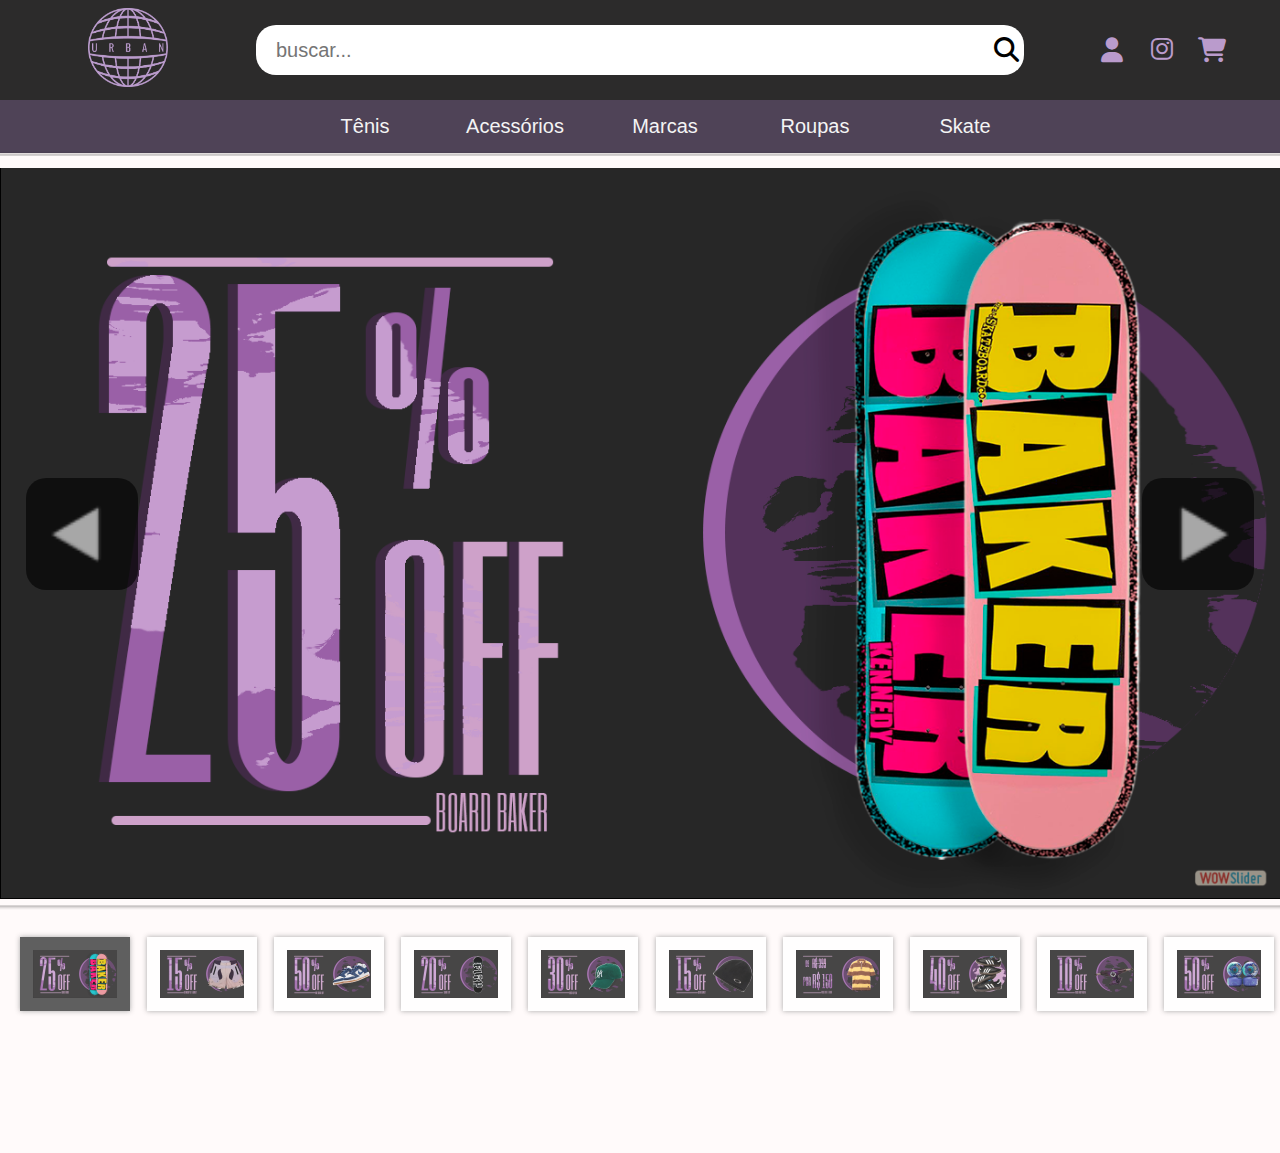
<file: index.html>
<!DOCTYPE html>
<html lang="pt-br">
    <head>
        <meta charset="UTF-8">
        <meta name="viewport" content="width=device-width, initial-scale=1.0">
        
        <!-- Start WOWSlider.com HEAD section -->
        <link rel="stylesheet" type="text/css" href="engine1/style.css" />
        <script type="text/javascript" src="engine1/jquery.js"></script>
        <!-- End WOWSlider.com HEAD section -->

        <link rel="stylesheet" href="style/main.css">
        <link rel="stylesheet" href="style/navbar.css">
        <link rel="stylesheet" href="https://cdnjs.cloudflare.com/ajax/libs/font-awesome/6.5.2/css/all.min.css">
        <link rel="stylesheet" href="style/header.css">
        <title>SkateShop</title>
    </head>
    <body>
        <header>
            <div class="logo-area">
                <a href="index.html">
                    <img src="imagens/identidade/logo-escura.png" alt="Logo da SkateShop">
                </a>
            </div>
            <div class="src-area">
                <input type="text" placeholder="buscar...">
                <div>
                    <i class="fa-solid fa-magnifying-glass"></i>
                </div>
            </div>
            <div class="icons-area">
                <div>
                    <i class="fa-solid fa-user"></i>
                </div>
                    <div>
                        <a href="https://www.instagram.com/isd.u/">
                            <i class="fa-brands fa-instagram"></i>
                        </a>
                    </div>
                <div>
                    <i class="fa-solid fa-cart-shopping"></i>
                </div>
            </div>
        </header>
        <nav>
            <ul>
                <li><a href="#">Tênis </a></li>
                <li><a href="#">Acessórios </a></li>
                <li><a href="#">Marcas </a></li>
                <li><a href="#">Roupas </a></li>
                <li><a href="#">Skate </a></li>
            </ul>
        </nav>
        <main>
            <div class="cont">
                <div class="slider">
                    <!-- Start WOWSlider.com BODY section -->
                    <div id="wowslider-container1">
                    <div class="ws_images"><ul>
                            <li><a href="pages/baker.html"><img src="data1/images/sliderbaker.png" alt="Shape Baker" title="Shape Baker" id="wows1_0"/></a></li>
                            <li><a href="pages/bermuda.html"><img src="data1/images/sliderbermuda.png" alt="Bermuda Piet" title="Bermuda Piet" id="wows1_1"/></a></li>
                            <li><a href="pages/nike-dunk.html"><img src="data1/images/sliderdunklow.png" alt="Nike Dunk Low" title="Nike Dunk Low" id="wows1_2"/></a></li>
                            <li><a href="pages/flip.html"><img src="data1/images/sliderflip.png" alt="Shape Flip" title="Shape Flip" id="wows1_3"/></a></li>
                            <li><a href="pages/new-era-cap.html"><img src="data1/images/sliderneweracap.png" alt="Boné New Era" title="Boné New Era" id="wows1_4"/></a></li>
                            <li><a href="pages/gorro-oakley.html"><img src="data1/images/slideroakleygorro.png" alt="Gorro Oakley" title="Gorro Oakley" id="wows1_5"/></a></li>
                            <li><a href="pages/polo.html"><img src="data1/images/sliderpolo.png" alt="Polo Golf Le Fluer" title="Polo Golf Le Fluer" id="wows1_6"/></a></li>
                            <li><a href="pages/samba.html"><img src="data1/images/slidersamba.png" alt="Adidas Samba" title="Adidas Samba" id="wows1_7"/></a></li>
                            <li><a href="pages/truck.html"><img src="data1/images/slidertruck.png" alt="Trucker Independent" title="Trucker Independent" id="wows1_8"/></a></li>
                            <li><a href="pages/roda.html"><img src="data1/images/sliderwheels.png" alt="Rodas Spitfire" title="Rodas Spitfire" id="wows1_9"/></a></li>
                        </ul></div>
                        <div class="ws_thumbs">
                    <div>
                            <a href="#" title="Shape Baker"><img src="data1/tooltips/sliderbaker.png" alt="" /></a>
                            <a href="#" title="Bermuda Piet"><img src="data1/tooltips/sliderbermuda.png" alt="" /></a>
                            <a href="#" title="Nike Dunk Low"><img src="data1/tooltips/sliderdunklow.png" alt="" /></a>
                            <a href="#" title="Shape Flip"><img src="data1/tooltips/sliderflip.png" alt="" /></a>
                            <a href="#" title="Boné New Era"><img src="data1/tooltips/sliderneweracap.png" alt="" /></a>
                            <a href="#" title="Gorro Oakley"><img src="data1/tooltips/slideroakleygorro.png" alt="" /></a>
                            <a href="#" title="Polo Golf Le Fluer"><img src="data1/tooltips/sliderpolo.png" alt="" /></a>
                            <a href="#" title="Adidas Samba"><img src="data1/tooltips/slidersamba.png" alt="" /></a>
                            <a href="#" title="Trucker Independent"><img src="data1/tooltips/slidertruck.png" alt="" /></a>
                            <a href="#" title="Rodas Spitfire"><img src="data1/tooltips/sliderwheels.png" alt="" /></a>
                        </div>
                    </div>
                    <div class="ws_script" style="position:absolute;left:-99%"><a href="http://wowslider.net">html slider</a> by WOWSlider.com v9.0</div>
                    <div class="ws_shadow"></div>
                    </div>  
                    <script type="text/javascript" src="engine1/wowslider.js"></script>
                    <script type="text/javascript" src="engine1/script.js"></script>
                    <!-- End WOWSlider.com BODY section -->
                </div>
            </div>
        </main>
        <footer></footer>
    </body>
</html>
</file>
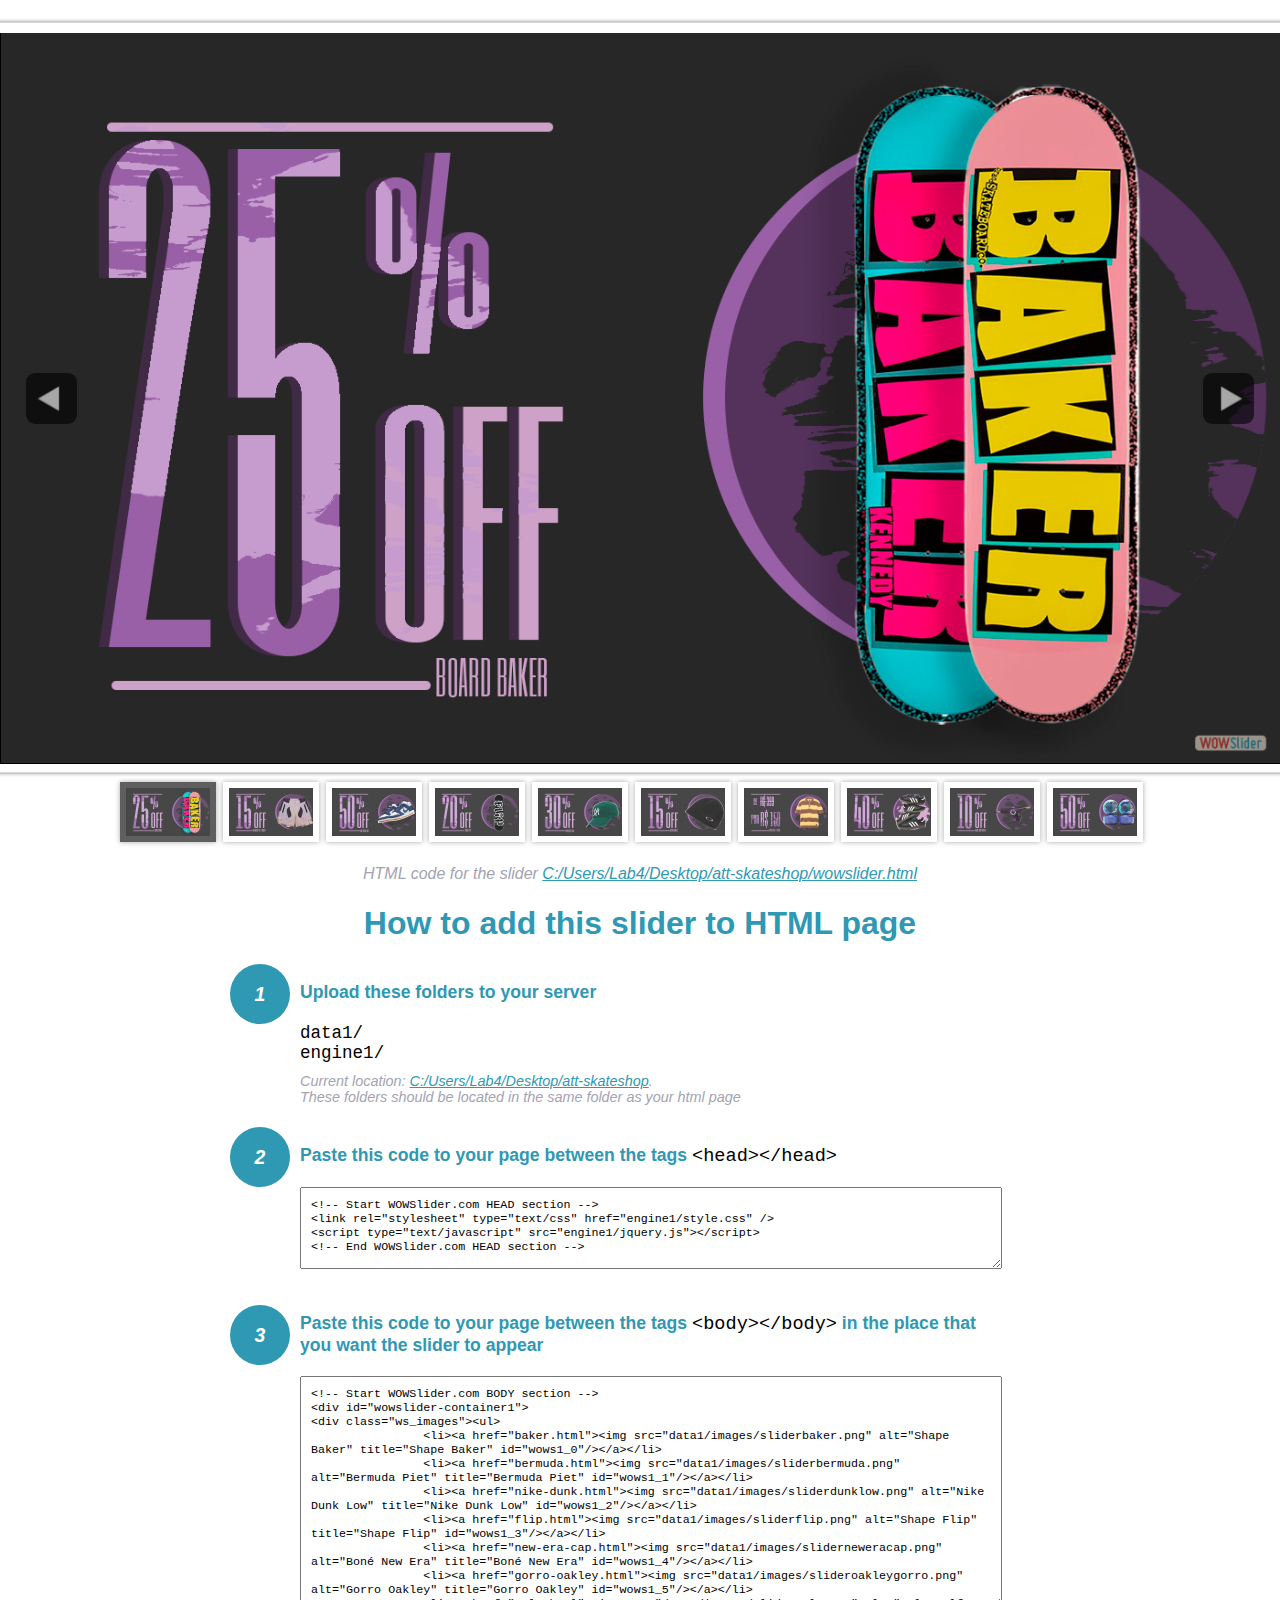
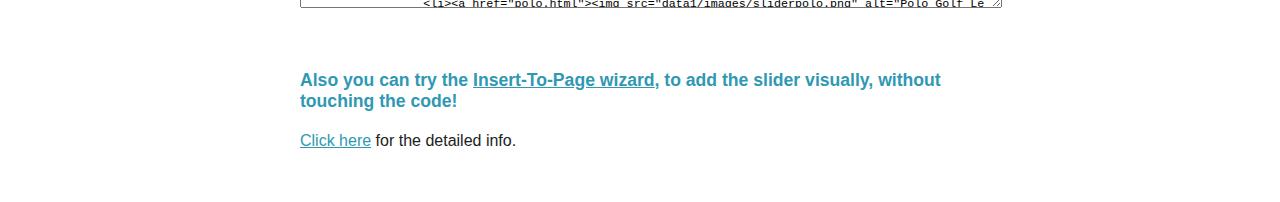
<file: wowslider-howto.html>
<!DOCTYPE html>
<html>
<head>
	<title>WOWSlider</title>
	<meta http-equiv="content-type" content="text/html; charset=utf-8" />
	<meta name="description" content="WOWSlider" />
	
	<!-- Start WOWSlider.com HEAD section --> <!-- add to the <head> of your page -->
	<link rel="stylesheet" type="text/css" href="engine1/style.css" />
	<script type="text/javascript" src="engine1/jquery.js"></script>
	<!-- End WOWSlider.com HEAD section -->


<style>
.instuction {
	font-family: sans-serif, Arial;
	display: block;
	margin: 0 auto;
	max-width: 820px;
	width: 100%;
	padding: 0 70px;
	color: #222;
	-webkit-box-sizing: border-box;
	-moz-box-sizing: border-box;
	box-sizing: border-box;
}
.instuction h1 img {
	max-width: 170px;
	vertical-align: middle;
	margin-bottom: 10px;
}
.instuction h1 {
	color: #2F98B3;
	text-align: center;
}
.instuction h2 {
	position: relative;
	font-size: 1.1em;
	color: #2F98B3;
	margin-bottom: 20px;
	margin-top: 40px;
}
.instuction h2 span.num {
	position: absolute;
	left: -70px;
	top: -18px;
	display: inline-block;
	vertical-align: middle;
	font-style: italic;
	font-size: 1.1em;
	width: 60px;
	height: 60px;
	line-height: 60px;
	text-align: center;
	background: #2F98B3;
	color: #fff;
	border-radius: 50%;
}
.instuction .mono {
	color: #000;
	font-family: monospace;
	font-size: 1.3em;
	font-weight: normal;
}
.instuction li.mono {
	font-size: 1.5em;
}

.instuction ul {
	font-size: 0.9em;
	margin-top: 0;
	padding-left: 0;
	list-style: none;
}
.instuction .note {
	color: #A3A3B2;
	font-style: italic;
	padding-top: 10px;
}
.instuction p.note {
	text-align: center;
	padding-top: 0;
	margin-top: 4px;
}
.instuction textarea {
	font-size: 0.9em;
	min-height: 60px;
	padding: 10px;
	margin: 0;
	overflow: auto;
	max-width: 100%;
	width: 100%;
}
.instuction a,
.instuction a:visited {
	color: #2F98B3;
}
</style>


</head>
<body style="margin:auto">

<br>

<!-- Start WOWSlider.com BODY section --> <!-- add to the <body> of your page -->
<div id="wowslider-container1">
<div class="ws_images"><ul>
		<li><a href="baker.html"><img src="data1/images/sliderbaker.png" alt="Shape Baker" title="Shape Baker" id="wows1_0"/></a></li>
		<li><a href="bermuda.html"><img src="data1/images/sliderbermuda.png" alt="Bermuda Piet" title="Bermuda Piet" id="wows1_1"/></a></li>
		<li><a href="nike-dunk.html"><img src="data1/images/sliderdunklow.png" alt="Nike Dunk Low" title="Nike Dunk Low" id="wows1_2"/></a></li>
		<li><a href="flip.html"><img src="data1/images/sliderflip.png" alt="Shape Flip" title="Shape Flip" id="wows1_3"/></a></li>
		<li><a href="new-era-cap.html"><img src="data1/images/sliderneweracap.png" alt="Boné New Era" title="Boné New Era" id="wows1_4"/></a></li>
		<li><a href="gorro-oakley.html"><img src="data1/images/slideroakleygorro.png" alt="Gorro Oakley" title="Gorro Oakley" id="wows1_5"/></a></li>
		<li><a href="polo.html"><img src="data1/images/sliderpolo.png" alt="Polo Golf Le Fluer" title="Polo Golf Le Fluer" id="wows1_6"/></a></li>
		<li><a href="samba.html"><img src="data1/images/slidersamba.png" alt="Adidas Samba" title="Adidas Samba" id="wows1_7"/></a></li>
		<li><a href="truck.html"><img src="data1/images/slidertruck.png" alt="Trucker Independent" title="Trucker Independent" id="wows1_8"/></a></li>
		<li><a href="roda.html"><img src="data1/images/sliderwheels.png" alt="Rodas Spitfire" title="Rodas Spitfire" id="wows1_9"/></a></li>
	</ul></div>
	<div class="ws_thumbs">
<div>
		<a href="#" title="Shape Baker"><img src="data1/tooltips/sliderbaker.png" alt="" /></a>
		<a href="#" title="Bermuda Piet"><img src="data1/tooltips/sliderbermuda.png" alt="" /></a>
		<a href="#" title="Nike Dunk Low"><img src="data1/tooltips/sliderdunklow.png" alt="" /></a>
		<a href="#" title="Shape Flip"><img src="data1/tooltips/sliderflip.png" alt="" /></a>
		<a href="#" title="Boné New Era"><img src="data1/tooltips/sliderneweracap.png" alt="" /></a>
		<a href="#" title="Gorro Oakley"><img src="data1/tooltips/slideroakleygorro.png" alt="" /></a>
		<a href="#" title="Polo Golf Le Fluer"><img src="data1/tooltips/sliderpolo.png" alt="" /></a>
		<a href="#" title="Adidas Samba"><img src="data1/tooltips/slidersamba.png" alt="" /></a>
		<a href="#" title="Trucker Independent"><img src="data1/tooltips/slidertruck.png" alt="" /></a>
		<a href="#" title="Rodas Spitfire"><img src="data1/tooltips/sliderwheels.png" alt="" /></a>
	</div>
</div>
<div class="ws_script" style="position:absolute;left:-99%"><a href="http://wowslider.net">html slider</a> by WOWSlider.com v9.0</div>
<div class="ws_shadow"></div>
</div>	
<script type="text/javascript" src="engine1/wowslider.js"></script>
<script type="text/javascript" src="engine1/script.js"></script>
<!-- End WOWSlider.com BODY section -->


<div class="instuction">
	<p class="note">HTML code for the slider <a href="file:///C:/Users/Lab4/Desktop/att-skateshop/wowslider.html">C:/Users/Lab4/Desktop/att-skateshop/wowslider.html</a></p>

	<h1>
		How to add this slider to HTML page
	</h1>

	<h2><span class="num">1</span> Upload these folders to your server</h2>
	<ul>
		<li class="mono">data1/</li>
		<li class="mono">engine1/</li>
		<li class="note">Current location: <a href="file:///C:/Users/Lab4/Desktop/att-skateshop">C:/Users/Lab4/Desktop/att-skateshop</a>. <br>These folders should be located in the same folder as your html page</li>
	</ul>

	<h2><span class="num">2</span> Paste this code to your page between the tags <span class="mono">&lt;head&gt;&lt;/head&gt;</span></h2>
	<textarea onclick="this.select()">&lt;!-- Start WOWSlider.com HEAD section --&gt;
&lt;link rel=&quot;stylesheet&quot; type=&quot;text/css&quot; href=&quot;engine1/style.css&quot; /&gt;
&lt;script type=&quot;text/javascript&quot; src=&quot;engine1/jquery.js&quot;&gt;&lt;/script&gt;
&lt;!-- End WOWSlider.com HEAD section --&gt;</textarea>


	<h2><span class="num" style="top: -8px;">3</span> Paste this code to your page between the tags <span class="mono">&lt;body&gt;&lt;/body&gt;</span> in the place that you want the slider to appear</h2>
	<textarea onclick="this.select()" rows="15">&lt;!-- Start WOWSlider.com BODY section --&gt;
&lt;div id=&quot;wowslider-container1&quot;&gt;
&lt;div class=&quot;ws_images&quot;&gt;&lt;ul&gt;
		&lt;li&gt;&lt;a href=&quot;baker.html&quot;&gt;&lt;img src=&quot;data1/images/sliderbaker.png&quot; alt=&quot;Shape Baker&quot; title=&quot;Shape Baker&quot; id=&quot;wows1_0&quot;/&gt;&lt;/a&gt;&lt;/li&gt;
		&lt;li&gt;&lt;a href=&quot;bermuda.html&quot;&gt;&lt;img src=&quot;data1/images/sliderbermuda.png&quot; alt=&quot;Bermuda Piet&quot; title=&quot;Bermuda Piet&quot; id=&quot;wows1_1&quot;/&gt;&lt;/a&gt;&lt;/li&gt;
		&lt;li&gt;&lt;a href=&quot;nike-dunk.html&quot;&gt;&lt;img src=&quot;data1/images/sliderdunklow.png&quot; alt=&quot;Nike Dunk Low&quot; title=&quot;Nike Dunk Low&quot; id=&quot;wows1_2&quot;/&gt;&lt;/a&gt;&lt;/li&gt;
		&lt;li&gt;&lt;a href=&quot;flip.html&quot;&gt;&lt;img src=&quot;data1/images/sliderflip.png&quot; alt=&quot;Shape Flip&quot; title=&quot;Shape Flip&quot; id=&quot;wows1_3&quot;/&gt;&lt;/a&gt;&lt;/li&gt;
		&lt;li&gt;&lt;a href=&quot;new-era-cap.html&quot;&gt;&lt;img src=&quot;data1/images/sliderneweracap.png&quot; alt=&quot;Boné New Era&quot; title=&quot;Boné New Era&quot; id=&quot;wows1_4&quot;/&gt;&lt;/a&gt;&lt;/li&gt;
		&lt;li&gt;&lt;a href=&quot;gorro-oakley.html&quot;&gt;&lt;img src=&quot;data1/images/slideroakleygorro.png&quot; alt=&quot;Gorro Oakley&quot; title=&quot;Gorro Oakley&quot; id=&quot;wows1_5&quot;/&gt;&lt;/a&gt;&lt;/li&gt;
		&lt;li&gt;&lt;a href=&quot;polo.html&quot;&gt;&lt;img src=&quot;data1/images/sliderpolo.png&quot; alt=&quot;Polo Golf Le Fluer&quot; title=&quot;Polo Golf Le Fluer&quot; id=&quot;wows1_6&quot;/&gt;&lt;/a&gt;&lt;/li&gt;
		&lt;li&gt;&lt;a href=&quot;samba.html&quot;&gt;&lt;img src=&quot;data1/images/slidersamba.png&quot; alt=&quot;Adidas Samba&quot; title=&quot;Adidas Samba&quot; id=&quot;wows1_7&quot;/&gt;&lt;/a&gt;&lt;/li&gt;
		&lt;li&gt;&lt;a href=&quot;truck.html&quot;&gt;&lt;img src=&quot;data1/images/slidertruck.png&quot; alt=&quot;Trucker Independent&quot; title=&quot;Trucker Independent&quot; id=&quot;wows1_8&quot;/&gt;&lt;/a&gt;&lt;/li&gt;
		&lt;li&gt;&lt;a href=&quot;roda.html&quot;&gt;&lt;img src=&quot;data1/images/sliderwheels.png&quot; alt=&quot;Rodas Spitfire&quot; title=&quot;Rodas Spitfire&quot; id=&quot;wows1_9&quot;/&gt;&lt;/a&gt;&lt;/li&gt;
	&lt;/ul&gt;&lt;/div&gt;
	&lt;div class=&quot;ws_thumbs&quot;&gt;
&lt;div&gt;
		&lt;a href=&quot;#&quot; title=&quot;Shape Baker&quot;&gt;&lt;img src=&quot;data1/tooltips/sliderbaker.png&quot; alt=&quot;&quot; /&gt;&lt;/a&gt;
		&lt;a href=&quot;#&quot; title=&quot;Bermuda Piet&quot;&gt;&lt;img src=&quot;data1/tooltips/sliderbermuda.png&quot; alt=&quot;&quot; /&gt;&lt;/a&gt;
		&lt;a href=&quot;#&quot; title=&quot;Nike Dunk Low&quot;&gt;&lt;img src=&quot;data1/tooltips/sliderdunklow.png&quot; alt=&quot;&quot; /&gt;&lt;/a&gt;
		&lt;a href=&quot;#&quot; title=&quot;Shape Flip&quot;&gt;&lt;img src=&quot;data1/tooltips/sliderflip.png&quot; alt=&quot;&quot; /&gt;&lt;/a&gt;
		&lt;a href=&quot;#&quot; title=&quot;Boné New Era&quot;&gt;&lt;img src=&quot;data1/tooltips/sliderneweracap.png&quot; alt=&quot;&quot; /&gt;&lt;/a&gt;
		&lt;a href=&quot;#&quot; title=&quot;Gorro Oakley&quot;&gt;&lt;img src=&quot;data1/tooltips/slideroakleygorro.png&quot; alt=&quot;&quot; /&gt;&lt;/a&gt;
		&lt;a href=&quot;#&quot; title=&quot;Polo Golf Le Fluer&quot;&gt;&lt;img src=&quot;data1/tooltips/sliderpolo.png&quot; alt=&quot;&quot; /&gt;&lt;/a&gt;
		&lt;a href=&quot;#&quot; title=&quot;Adidas Samba&quot;&gt;&lt;img src=&quot;data1/tooltips/slidersamba.png&quot; alt=&quot;&quot; /&gt;&lt;/a&gt;
		&lt;a href=&quot;#&quot; title=&quot;Trucker Independent&quot;&gt;&lt;img src=&quot;data1/tooltips/slidertruck.png&quot; alt=&quot;&quot; /&gt;&lt;/a&gt;
		&lt;a href=&quot;#&quot; title=&quot;Rodas Spitfire&quot;&gt;&lt;img src=&quot;data1/tooltips/sliderwheels.png&quot; alt=&quot;&quot; /&gt;&lt;/a&gt;
	&lt;/div&gt;
&lt;/div&gt;
&lt;div class=&quot;ws_script&quot; style=&quot;position:absolute;left:-99%&quot;&gt;&lt;a href=&quot;http://wowslider.net&quot;&gt;html slider&lt;/a&gt; by WOWSlider.com v9.0&lt;/div&gt;
&lt;div class=&quot;ws_shadow&quot;&gt;&lt;/div&gt;
&lt;/div&gt;	
&lt;script type=&quot;text/javascript&quot; src=&quot;engine1/wowslider.js&quot;&gt;&lt;/script&gt;
&lt;script type=&quot;text/javascript&quot; src=&quot;engine1/script.js&quot;&gt;&lt;/script&gt;
&lt;!-- End WOWSlider.com BODY section --&gt;</textarea>

<br><br>
<h2>Also you can try the <a href="http://wowslider.com/help/add-wowslider-to-page-2.html" target="_blank">Insert-To-Page wizard</a>, to add the slider visually, without touching the code!</h2>
<p>
	<a href="http://wowslider.com/help/add-wowslider-to-page-2.html" target="_blank">Click here</a> for the detailed info.
</p>
</div>

<br><br>
</body>
</html>
</file>
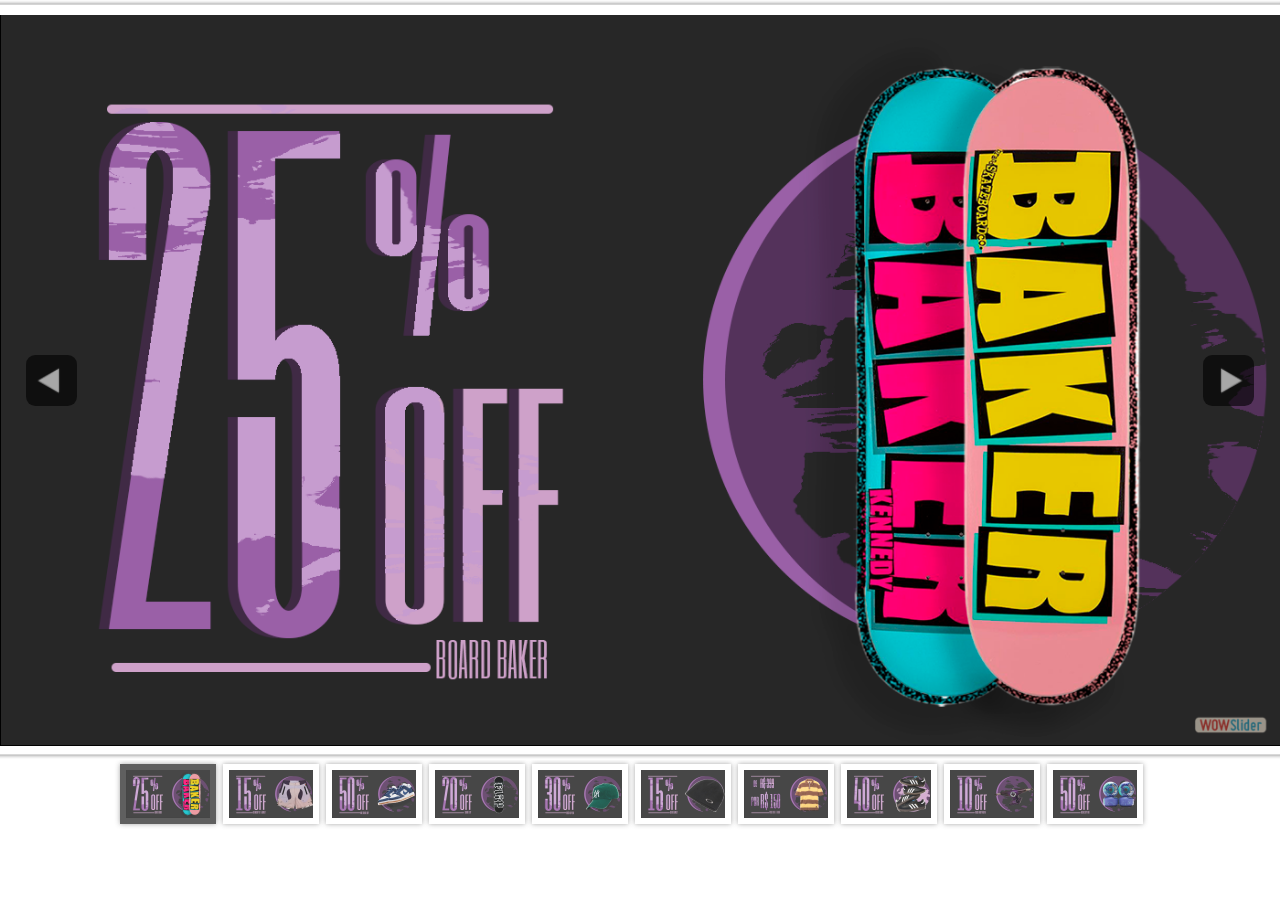
<file: wowslider.html>
<!DOCTYPE html>
<html>
<head>
	<title>Slider</title>
	<meta http-equiv="content-type" content="text/html; charset=utf-8" />
	<meta name="description" content="Made with WOW Slider - Create beautiful, responsive image sliders in a few clicks. Awesome skins and animations. Html slider" />
	
	<!-- Start WOWSlider.com HEAD section --> <!-- add to the <head> of your page -->
	<link rel="stylesheet" type="text/css" href="engine1/style.css" />
	<script type="text/javascript" src="engine1/jquery.js"></script>
	<!-- End WOWSlider.com HEAD section -->

</head>
<body style="background-color:transparent;margin:auto">
	
	<!-- Start WOWSlider.com BODY section --> <!-- add to the <body> of your page -->
	<div id="wowslider-container1">
	<div class="ws_images"><ul>
		<li><a href="baker.html"><img src="data1/images/sliderbaker.png" alt="Shape Baker" title="Shape Baker" id="wows1_0"/></a></li>
		<li><a href="bermuda.html"><img src="data1/images/sliderbermuda.png" alt="Bermuda Piet" title="Bermuda Piet" id="wows1_1"/></a></li>
		<li><a href="nike-dunk.html"><img src="data1/images/sliderdunklow.png" alt="Nike Dunk Low" title="Nike Dunk Low" id="wows1_2"/></a></li>
		<li><a href="flip.html"><img src="data1/images/sliderflip.png" alt="Shape Flip" title="Shape Flip" id="wows1_3"/></a></li>
		<li><a href="new-era-cap.html"><img src="data1/images/sliderneweracap.png" alt="Boné New Era" title="Boné New Era" id="wows1_4"/></a></li>
		<li><a href="gorro-oakley.html"><img src="data1/images/slideroakleygorro.png" alt="Gorro Oakley" title="Gorro Oakley" id="wows1_5"/></a></li>
		<li><a href="polo.html"><img src="data1/images/sliderpolo.png" alt="Polo Golf Le Fluer" title="Polo Golf Le Fluer" id="wows1_6"/></a></li>
		<li><a href="samba.html"><img src="data1/images/slidersamba.png" alt="Adidas Samba" title="Adidas Samba" id="wows1_7"/></a></li>
		<li><a href="truck.html"><img src="data1/images/slidertruck.png" alt="Trucker Independent" title="Trucker Independent" id="wows1_8"/></a></li>
		<li><a href="roda.html"><img src="data1/images/sliderwheels.png" alt="Rodas Spitfire" title="Rodas Spitfire" id="wows1_9"/></a></li>
	</ul></div>
	<div class="ws_thumbs">
<div>
		<a href="#" title="Shape Baker"><img src="data1/tooltips/sliderbaker.png" alt="" /></a>
		<a href="#" title="Bermuda Piet"><img src="data1/tooltips/sliderbermuda.png" alt="" /></a>
		<a href="#" title="Nike Dunk Low"><img src="data1/tooltips/sliderdunklow.png" alt="" /></a>
		<a href="#" title="Shape Flip"><img src="data1/tooltips/sliderflip.png" alt="" /></a>
		<a href="#" title="Boné New Era"><img src="data1/tooltips/sliderneweracap.png" alt="" /></a>
		<a href="#" title="Gorro Oakley"><img src="data1/tooltips/slideroakleygorro.png" alt="" /></a>
		<a href="#" title="Polo Golf Le Fluer"><img src="data1/tooltips/sliderpolo.png" alt="" /></a>
		<a href="#" title="Adidas Samba"><img src="data1/tooltips/slidersamba.png" alt="" /></a>
		<a href="#" title="Trucker Independent"><img src="data1/tooltips/slidertruck.png" alt="" /></a>
		<a href="#" title="Rodas Spitfire"><img src="data1/tooltips/sliderwheels.png" alt="" /></a>
	</div>
</div>
<div class="ws_script" style="position:absolute;left:-99%"><a href="http://wowslider.net">html slider</a> by WOWSlider.com v9.0</div>
	<div class="ws_shadow"></div>
	</div>	
	<script type="text/javascript" src="engine1/wowslider.js"></script>
	<script type="text/javascript" src="engine1/script.js"></script>
	<!-- End WOWSlider.com BODY section -->

</body>
</html>
</file>
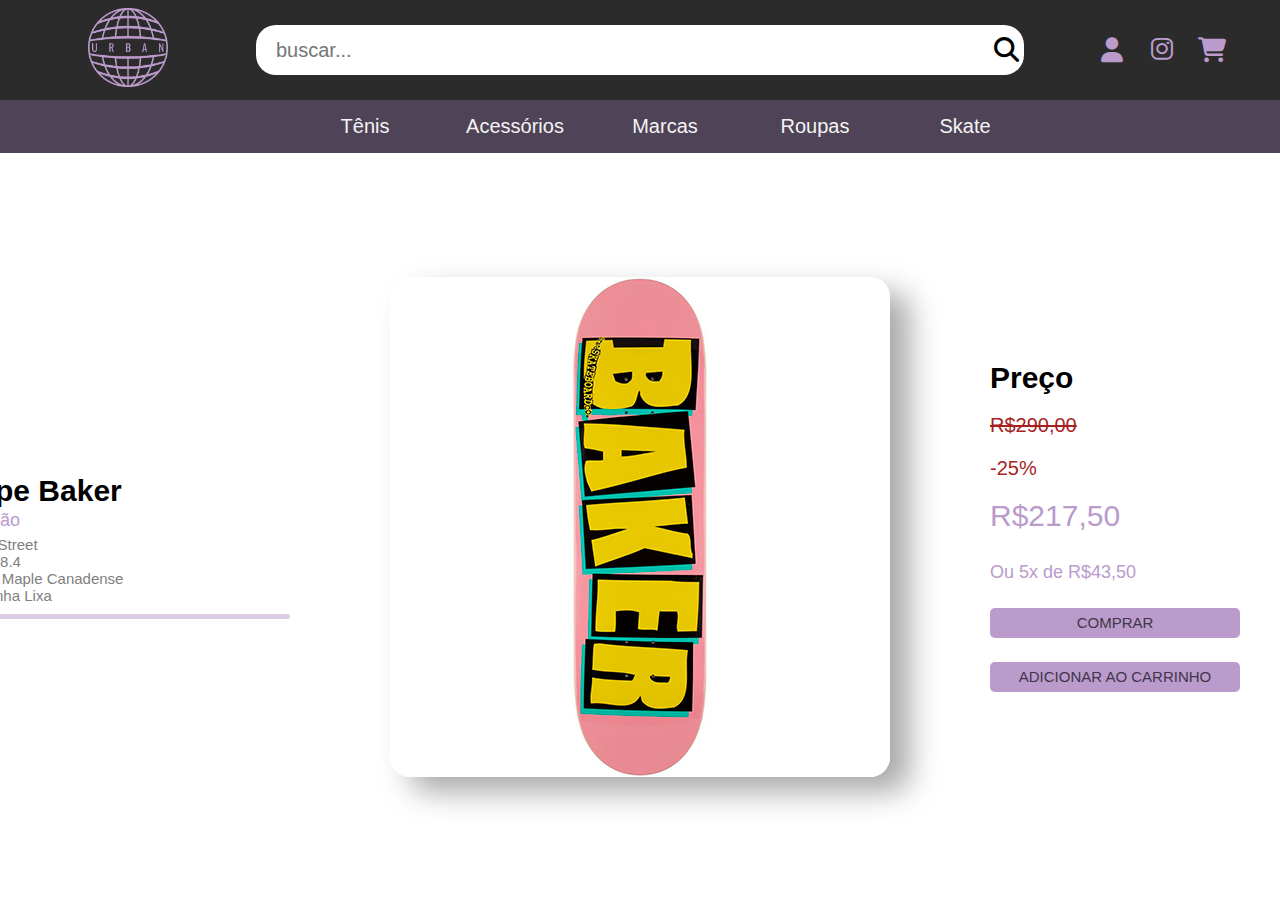
<file: pages/baker.html>
<!DOCTYPE html>
<html lang="pt-br">
    <head>
        <meta charset="UTF-8">
        <meta name="viewport" content="width=device-width, initial-scale=1.0">
        <link rel="stylesheet" href="./../style/style-paginas/main-paginas.css">
        <link rel="stylesheet" href="./../style/style-paginas/text-inf-areas.css">
        <link rel="stylesheet" href="./../style/navbar.css">
        <link rel="stylesheet" href="https://cdnjs.cloudflare.com/ajax/libs/font-awesome/6.5.2/css/all.min.css">
        <link rel="stylesheet" href="./../style/header.css">
        <title>Shape Baker</title>
    </head>
    <body>
        <header>
            <div class="logo-area">
                <a href="./../index.html">
                    <img src="./../imagens/identidade/logo-escura.png" alt="Logo da SkateShop">
                </a>
            </div>
            <div class="src-area">
                <input type="text" placeholder="buscar...">
                <div>
                    <i class="fa-solid fa-magnifying-glass"></i>
                </div>
            </div>
            <div class="icons-area">
                <div>
                    <i class="fa-solid fa-user"></i>
                </div>
                    <div>
                        <a href="https://www.instagram.com/isd.u/">
                            <i class="fa-brands fa-instagram"></i>
                        </a>
                    </div>
                <div>
                    <i class="fa-solid fa-cart-shopping"></i>
                </div>
            </div>
        </header>
        <nav>
            <ul>
                <li><a href="#">Tênis </a></li>
                <li><a href="#">Acessórios </a></li>
                <li><a href="#">Marcas </a></li>
                <li><a href="#">Roupas </a></li>
                <li><a href="#">Skate </a></li>
            </ul>
        </nav>
        <main>
            <div class="cont">
                <div classs="info">
                    <div>
                        <h1>Shape Baker</h1>
                        <span>Descrição</span>
                        <p>Modelo: Street <br>
                            Largura: 8.4 <br>
                            Material: Maple Canadense <br>
                            Acompanha Lixa <br>

                        </p>
                        <hr>
                    </div>
                </div>
                <div class="item">
                    <img src="./../imagens/itens/baker.png" alt="">
                </div>
                <div class="info2">
                    <div>
                        <div>
                            <h2>Preço</h2>
                            <span class="old-price">R$290,00</span>
                            <span class="porcentagem">-25%</span>
                            <span class="new-price">R$217,50</span>
                            <span>Ou 5x de R$43,50</span>

                            <button>COMPRAR</button>
                            <button>ADICIONAR AO CARRINHO</button>
                        </div>
                    </div>
                </div>
            </div>
        </main>
        <footer></footer>
    </body>
</html>
</file>
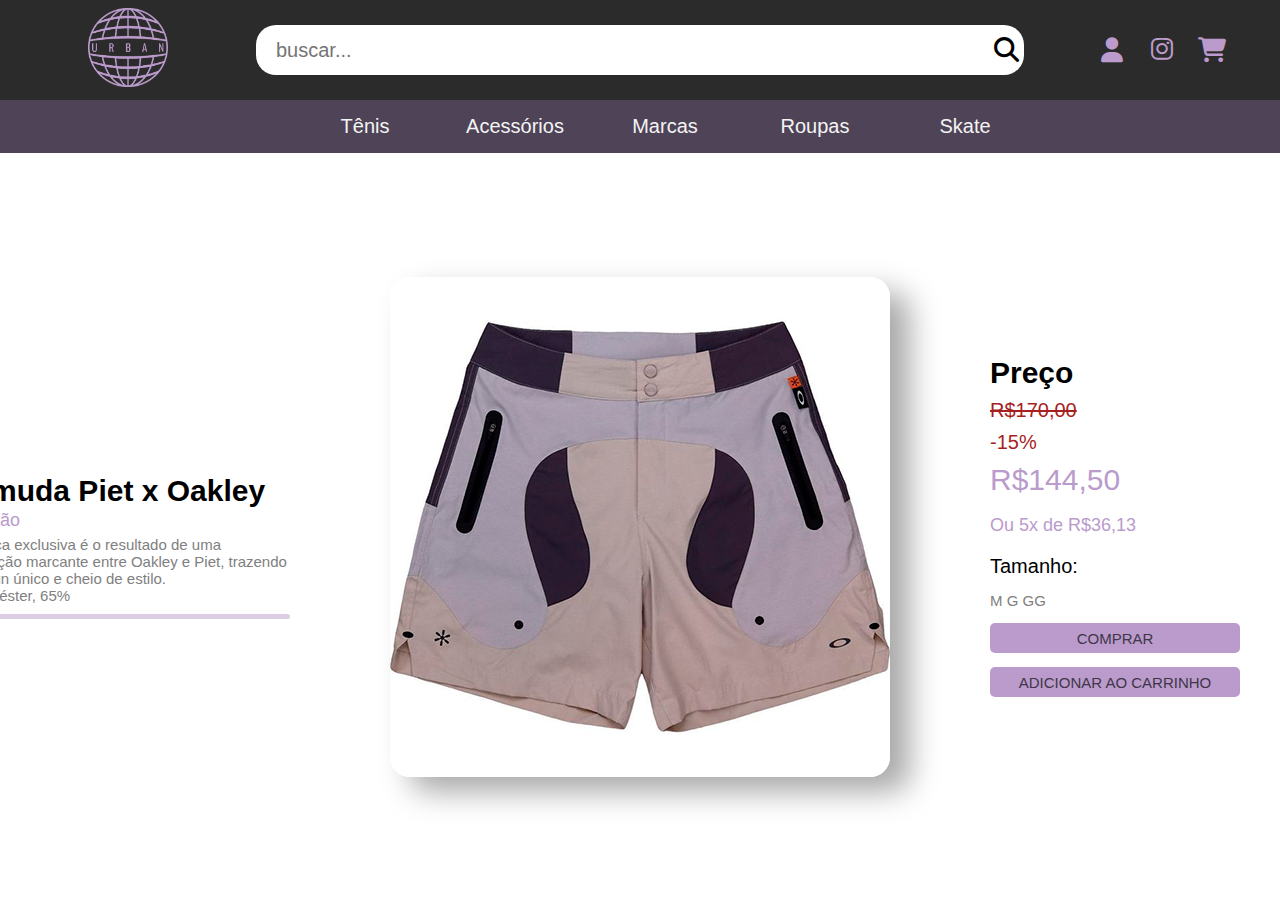
<file: pages/bermuda.html>
<!DOCTYPE html>
<html lang="pt-br">
    <head>
        <meta charset="UTF-8">
        <meta name="viewport" content="width=device-width, initial-scale=1.0">
        <link rel="stylesheet" href="./../style/style-paginas/main-paginas.css">
        <link rel="stylesheet" href="./../style/style-paginas/text-inf-areas.css">
        <link rel="stylesheet" href="./../style/navbar.css">
        <link rel="stylesheet" href="https://cdnjs.cloudflare.com/ajax/libs/font-awesome/6.5.2/css/all.min.css">
        <link rel="stylesheet" href="./../style/header.css">
        <title>Bermuda Oakley x Piet</title>
    </head>
    <body>
        <header>
            <div class="logo-area">
                <a href="./../index.html">
                    <img src="./../imagens/identidade/logo-escura.png" alt="Logo da SkateShop">
                </a>
            </div>
            <div class="src-area">
                <input type="text" placeholder="buscar...">
                <div>
                    <i class="fa-solid fa-magnifying-glass"></i>
                </div>
            </div>
            <div class="icons-area">
                <div>
                    <i class="fa-solid fa-user"></i>
                </div>
                    <div>
                        <a href="https://www.instagram.com/isd.u/">
                            <i class="fa-brands fa-instagram"></i>
                        </a>
                    </div>
                <div>
                    <i class="fa-solid fa-cart-shopping"></i>
                </div>
            </div>
        </header>
        <nav>
            <ul>
                <li><a href="#">Tênis </a></li>
                <li><a href="#">Acessórios </a></li>
                <li><a href="#">Marcas </a></li>
                <li><a href="#">Roupas </a></li>
                <li><a href="#">Skate </a></li>
            </ul>
        </nav>
        <main>
            <div class="cont">
                <div classs="info">
                    <div>
                        <h1>Bermuda Piet x Oakley</h1>
                        <span>Descrição</span>
                        <p>Essa peça exclusiva é o resultado de uma <br> 
                            colaboração marcante entre Oakley e Piet, trazendo <br>
                            um design único e cheio de estilo.<br>
                            35% Poliéster, 65% <br> 
                        </p>
                        <hr>
                    </div>
                </div>
                <div class="item">
                    <img src="./../imagens/itens/bermuda.png" alt="">
                </div>
                <div class="info2">
                    <div>
                        <div>
                            <h2>Preço</h2>
                            <span class="old-price">R$170,00 </span>
                            <span class="porcentagem">-15%</span>
                            <span class="new-price">R$144,50</span>
                            <span>Ou 5x de R$36,13</span>
                            <span class="tamanho">Tamanho:</span>
                            <p>M G GG</p>
                            <button>COMPRAR</button>
                            <button>ADICIONAR AO CARRINHO</button>
                        </div>
                    </div>
                </div>
            </div>
        </main>
        <footer></footer>
    </body>
</html>
</file>
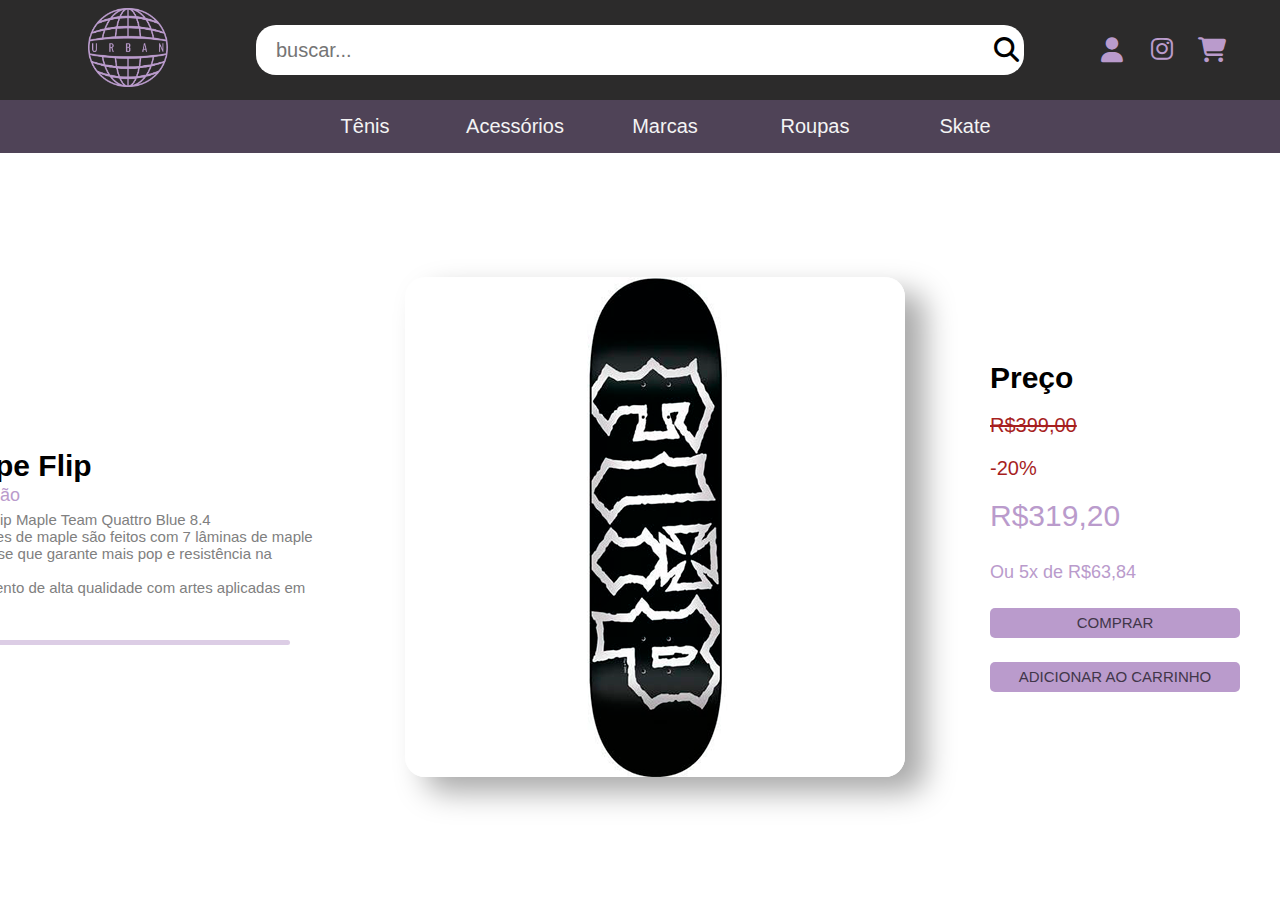
<file: pages/flip.html>
<!DOCTYPE html>
<html lang="pt-br">
    <head>
        <meta charset="UTF-8">
        <meta name="viewport" content="width=device-width, initial-scale=1.0">
        <link rel="stylesheet" href="./../style/style-paginas/main-paginas.css">
        <link rel="stylesheet" href="./../style/style-paginas/text-inf-areas.css">
        <link rel="stylesheet" href="./../style/navbar.css">
        <link rel="stylesheet" href="https://cdnjs.cloudflare.com/ajax/libs/font-awesome/6.5.2/css/all.min.css">
        <link rel="stylesheet" href="./../style/header.css">
        <title>Shape Flip</title>
    </head>
    <body>
        <header>
            <div class="logo-area">
                <a href="./../index.html">
                    <img src="./../imagens/identidade/logo-escura.png" alt="Logo da SkateShop">
                </a>
            </div>
            <div class="src-area">
                <input type="text" placeholder="buscar...">
                <div>
                    <i class="fa-solid fa-magnifying-glass"></i>
                </div>
            </div>
            <div class="icons-area">
                <div>
                    <i class="fa-solid fa-user"></i>
                </div>
                    <div>
                        <a href="https://www.instagram.com/isd.u/">
                            <i class="fa-brands fa-instagram"></i>
                        </a>
                    </div>
                <div>
                    <i class="fa-solid fa-cart-shopping"></i>
                </div>
            </div>
        </header>
        <nav>
            <ul>
                <li><a href="#">Tênis </a></li>
                <li><a href="#">Acessórios </a></li>
                <li><a href="#">Marcas </a></li>
                <li><a href="#">Roupas </a></li>
                <li><a href="#">Skate </a></li>
            </ul>
        </nav>
        <main>
            <div class="cont">
                <div classs="info">
                    <div>
                        <h1>Shape Flip</h1>
                        <span>Descrição</span>
                        <p>Shape Flip Maple Team Quattro Blue 8.4<br>
                            Os shapes de maple são feitos com 7 lâminas de maple<br>
                            canadense que garante mais pop e resistência na sessão.<br>
                            Acabamento de alta qualidade com artes aplicadas em heat<br>
                            transfer.
                        </p>
                        <hr>
                    </div>
                </div>
                <div class="item">
                    <img src="./../imagens/itens/flip.png" alt="">
                </div>
                <div class="info2">
                    <div>
                        <div>
                            <h2>Preço</h2>
                            <span class="old-price">R$399,00 </span>
                            <span class="porcentagem">-20%</span>
                            <span class="new-price">R$319,20</span>
                            <span>Ou 5x de R$63,84</span>

                            <button>COMPRAR</button>
                            <button>ADICIONAR AO CARRINHO</button>
                        </div>
                    </div>
                </div>
            </div>
        </main>
        <footer></footer>
    </body>
</html>
</file>
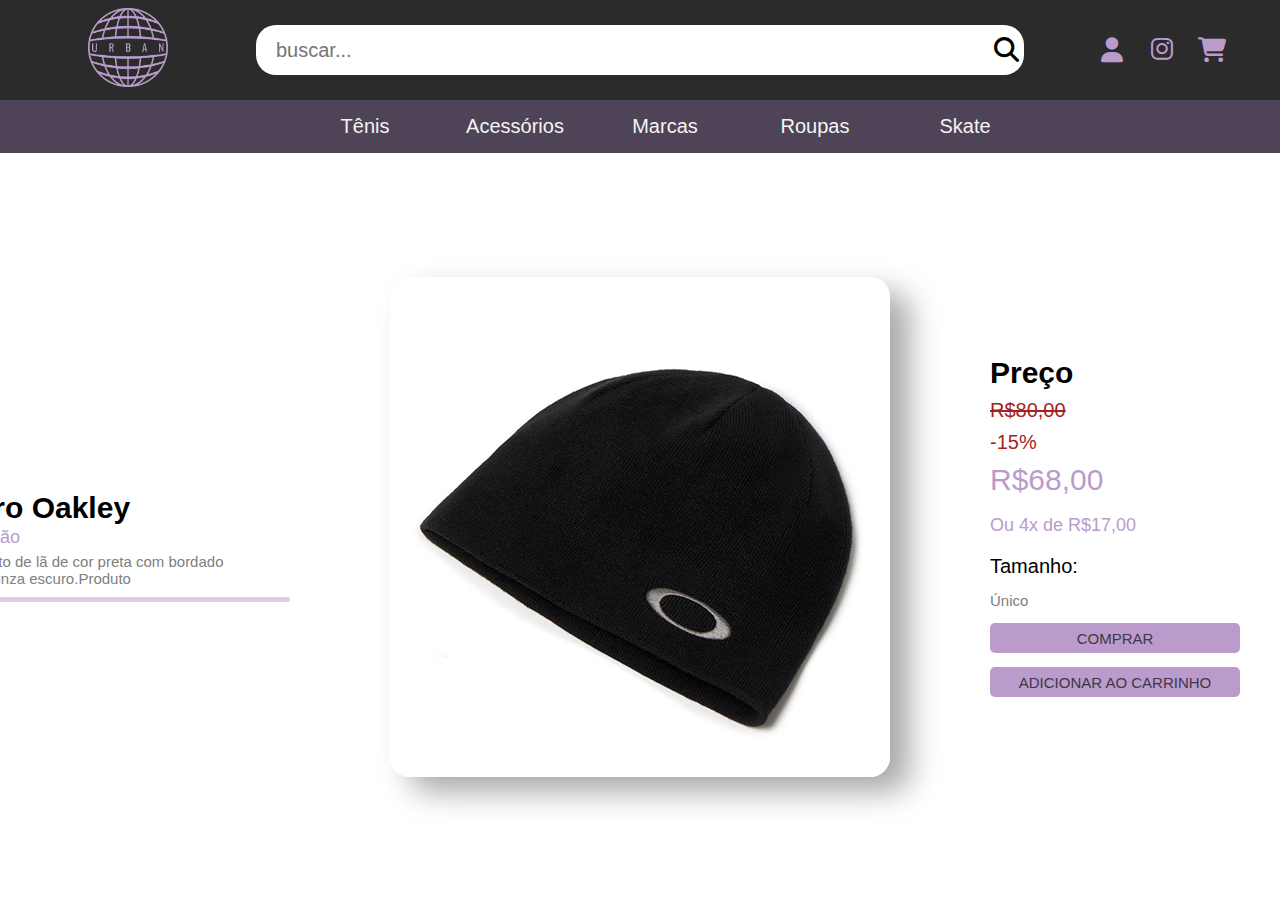
<file: pages/gorro-oakley.html>
<!DOCTYPE html>
<html lang="pt-br">
    <head>
        <meta charset="UTF-8">
        <meta name="viewport" content="width=device-width, initial-scale=1.0">
        <link rel="stylesheet" href="./../style/style-paginas/main-paginas.css">
        <link rel="stylesheet" href="./../style/style-paginas/text-inf-areas.css">
        <link rel="stylesheet" href="./../style/navbar.css">
        <link rel="stylesheet" href="https://cdnjs.cloudflare.com/ajax/libs/font-awesome/6.5.2/css/all.min.css">
        <link rel="stylesheet" href="./../style/header.css">
        <title>Gorro Oakley</title>
    </head>
    <body>
        <header>
            <div class="logo-area">
                <a href="./../index.html">

                    <img src="./../imagens/identidade/logo-escura.png" alt="Logo da SkateShop">
                </a>
            </div>
            <div class="src-area">
                <input type="text" placeholder="buscar...">
                <div>
                    <i class="fa-solid fa-magnifying-glass"></i>
                </div>
            </div>
            <div class="icons-area">
                <div>
                    <i class="fa-solid fa-user"></i>
                </div>
                    <div>
                        <a href="https://www.instagram.com/isd.u/">
                            <i class="fa-brands fa-instagram"></i>
                        </a>
                    </div>
                <div>
                    <i class="fa-solid fa-cart-shopping"></i>
                </div>
            </div>
        </header>
        <nav>
            <ul>
                <li><a href="#">Tênis </a></li>
                <li><a href="#">Acessórios </a></li>
                <li><a href="#">Marcas </a></li>
                <li><a href="#">Roupas </a></li>
                <li><a href="#">Skate </a></li>
            </ul>
        </nav>
        <main>
            <div class="cont">
                <div classs="info">
                    <div>
                        <h1>Gorro Oakley</h1>
                        <span>Descrição</span>
                        <p>Gorro feito de lã de cor preta com bordado <br>
                            em cor cinza escuro.Produto 
                        </p>
                        <hr>
                    </div>
                </div>
                <div class="item">
                    <img src="./../imagens/itens/gorro-oakley.png" alt="">
                </div>
                <div class="info2">
                    <div>
                        <div>
                            <h2>Preço</h2>
                            <span class="old-price">R$80,00 </span>
                            <span class="porcentagem">-15%</span>
                            <span class="new-price">R$68,00</span>
                            <span>Ou 4x de R$17,00</span>
                            <span class="tamanho">Tamanho:</span>
                            <p>Único</p>
                            <button>COMPRAR</button>
                            <button>ADICIONAR AO CARRINHO</button>
                        </div>
                    </div>
                </div>
            </div>
        </main>
        <footer></footer>
    </body>
</html>
</file>
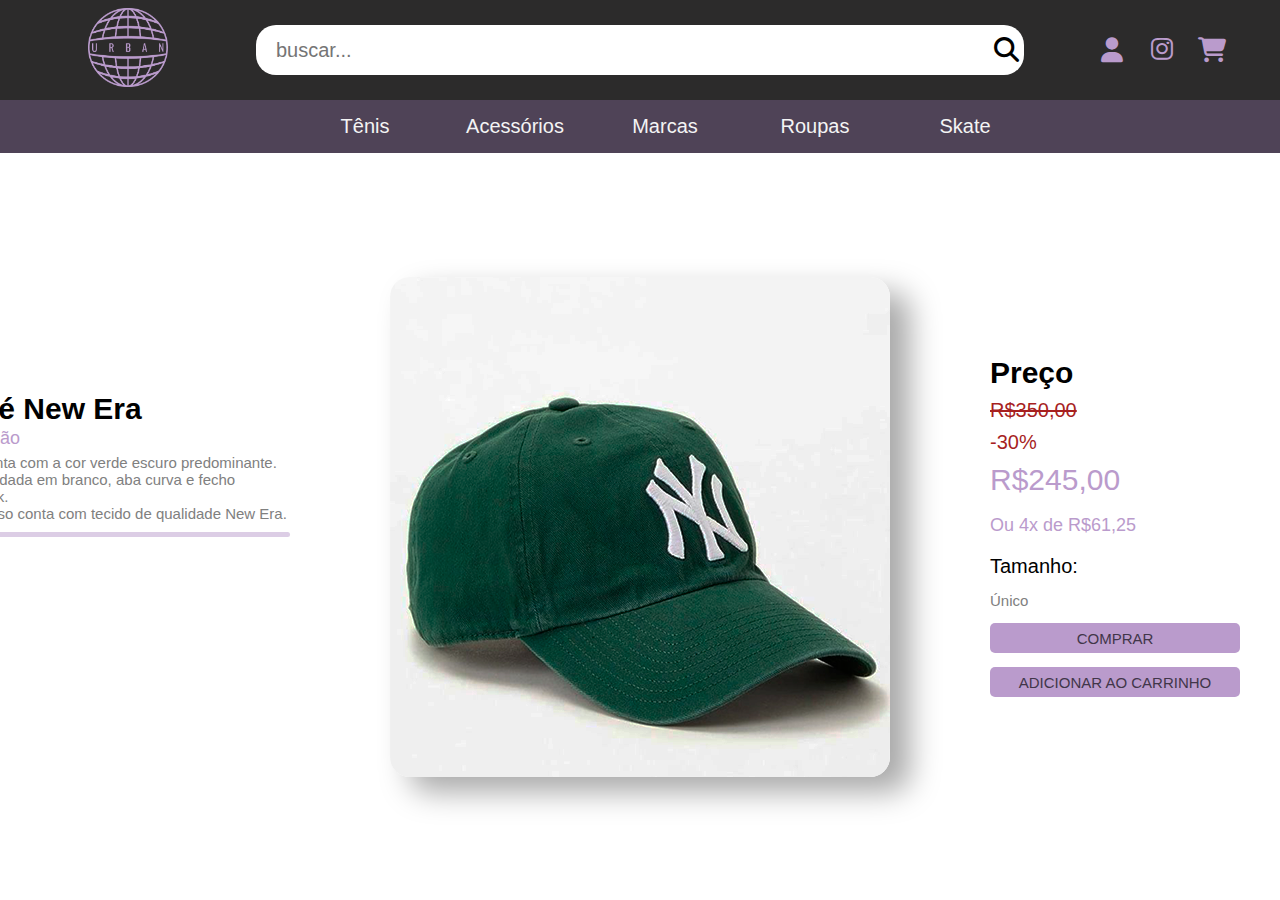
<file: pages/new-era-cap.html>
<!DOCTYPE html>
<html lang="pt-br">
    <head>
        <meta charset="UTF-8">
        <meta name="viewport" content="width=device-width, initial-scale=1.0">
        <link rel="stylesheet" href="./../style/style-paginas/main-paginas.css">
        <link rel="stylesheet" href="./../style/style-paginas/text-inf-areas.css">
        <link rel="stylesheet" href="./../style/navbar.css">
        <link rel="stylesheet" href="https://cdnjs.cloudflare.com/ajax/libs/font-awesome/6.5.2/css/all.min.css">
        <link rel="stylesheet" href="./../style/header.css">
        <title>Boné New Era</title>
    </head>
    <body>
        <header>
            <div class="logo-area">
                <a href="./../index.html">

                    <img src="./../imagens/identidade/logo-escura.png" alt="Logo da SkateShop">
                </a>
            </div>
            <div class="src-area">
                <input type="text" placeholder="buscar...">
                <div>
                    <i class="fa-solid fa-magnifying-glass"></i>
                </div>
            </div>
            <div class="icons-area">
                <div>
                    <i class="fa-solid fa-user"></i>
                </div>
                    <div>
                        <a href="https://www.instagram.com/isd.u/">
                            <i class="fa-brands fa-instagram"></i>
                        </a>
                    </div>
                <div>
                    <i class="fa-solid fa-cart-shopping"></i>
                </div>
            </div>
        </header>
        <nav>
            <ul>
                <li><a href="#">Tênis </a></li>
                <li><a href="#">Acessórios </a></li>
                <li><a href="#">Marcas </a></li>
                <li><a href="#">Roupas </a></li>
                <li><a href="#">Skate </a></li>
            </ul>
        </nav>
        <main>
            <div class="cont">
                <div class="info">
                    <div>
                        <h1>Boné New Era</h1>
                        <span>Descrição</span>
                        <p>Boné conta com a cor verde escuro predominante.
                            Logo bordada em branco, aba curva e fecho snapback. <br>Além disso conta com tecido 
                            de qualidade New Era.
                        </p>
                        <hr>
                    </div>

                </div>
                <div class="item">
                    <img src="./../imagens/itens/cap-newera.png" alt="">
                </div>
                <div class="info2">
                    <div>
                        <div>
                            <h2>Preço</h2>
                            <span class="old-price">R$350,00 </span>
                            <span class="porcentagem">-30%</span>
                            <span class="new-price">R$245,00</span>
                            <span>Ou 4x de R$61,25</span>
                            <span class="tamanho">Tamanho:</span>
                            <p>Único</p>
                            <button>COMPRAR</button>
                            <button>ADICIONAR AO CARRINHO</button>
                        </div>
                    </div>
                </div>
            </div>
        </main>
        <footer></footer>
    </body>
</html>
</file>
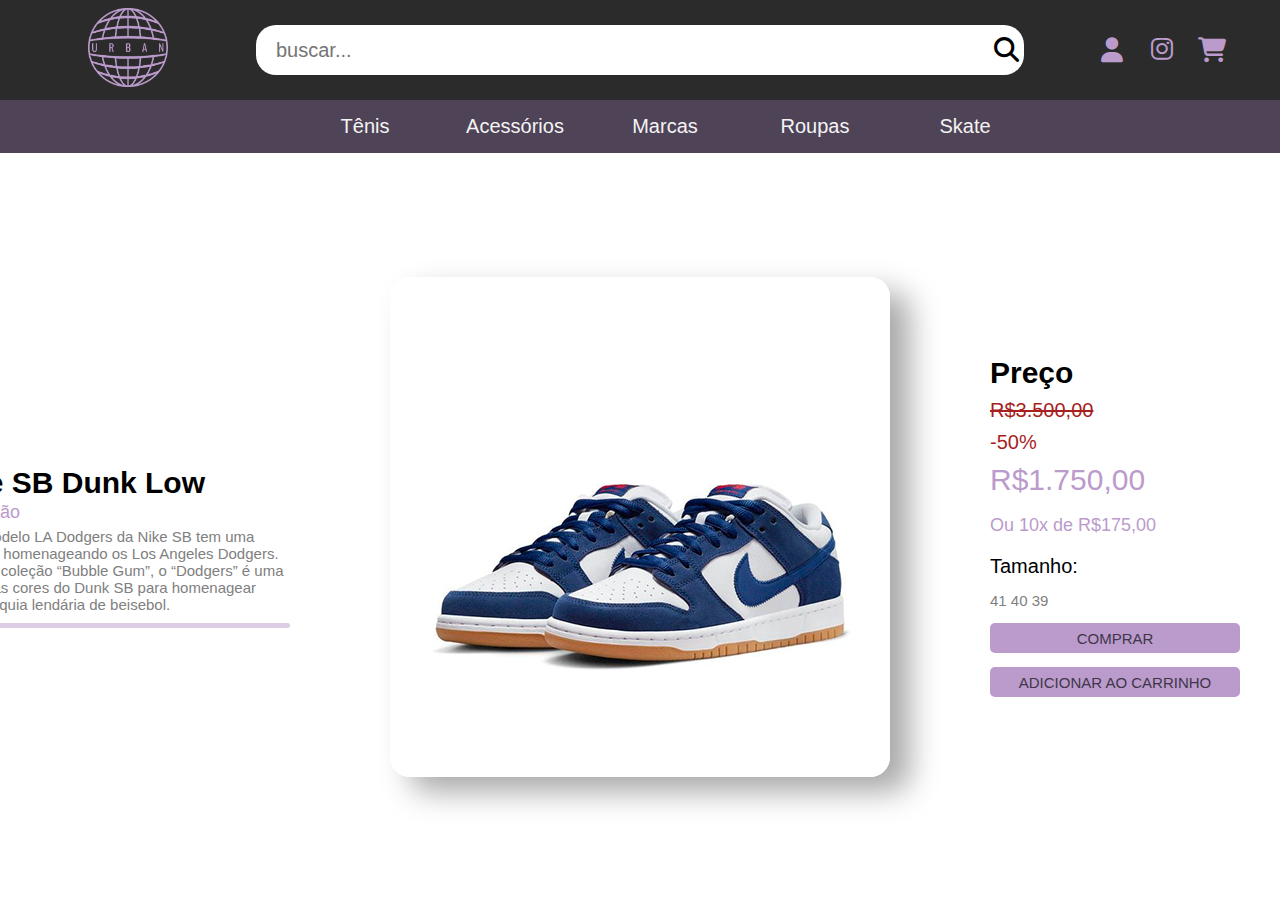
<file: pages/nike-dunk.html>
<!DOCTYPE html>
<html lang="pt-br">
    <head>
        <meta charset="UTF-8">
        <meta name="viewport" content="width=device-width, initial-scale=1.0">
        <link rel="stylesheet" href="./../style/style-paginas/main-paginas.css">
        <link rel="stylesheet" href="./../style/style-paginas/text-inf-areas.css">
        <link rel="stylesheet" href="./../style/navbar.css">
        <link rel="stylesheet" href="https://cdnjs.cloudflare.com/ajax/libs/font-awesome/6.5.2/css/all.min.css">
        <link rel="stylesheet" href="./../style/header.css">
        <title>Nike Dunk Low</title>
    </head>
    <body>
        <header>
            <div class="logo-area">
                <a href="./../index.html">

                    <img src="./../imagens/identidade/logo-escura.png" alt="Logo da SkateShop">
                </a>
            </div>
            <div class="src-area">
                <input type="text" placeholder="buscar...">
                <div>
                    <i class="fa-solid fa-magnifying-glass"></i>
                </div>
            </div>
            <div class="icons-area">
                <div>
                    <i class="fa-solid fa-user"></i>
                </div>
                    <div>
                        <a href="https://www.instagram.com/isd.u/">
                            <i class="fa-brands fa-instagram"></i>
                        </a>
                    </div>
                <div>
                    <i class="fa-solid fa-cart-shopping"></i>
                </div>
            </div>
        </header>
        <nav>
            <ul>
                <li><a href="#">Tênis </a></li>
                <li><a href="#">Acessórios </a></li>
                <li><a href="#">Marcas </a></li>
                <li><a href="#">Roupas </a></li>
                <li><a href="#">Skate </a></li>
            </ul>
        </nav>
        <main>
            <div class="cont">
                <div classs="info">
                    <div>
                        <h1>Nike SB Dunk Low </h1>
                        <span>Descrição</span>
                        <p>Tênis modelo LA Dodgers da Nike SB tem uma <br> 
                            colorway homenageando os Los Angeles Dodgers. <br>
                            Parte da coleção “Bubble Gum”, o “Dodgers” é uma <br>
                            das várias  cores  do Dunk SB para  homenagear <br> 
                            uma franquia lendária de beisebol.
                        </p>
                        <hr>
                    </div>
                </div>
                <div class="item">
                    <img src="./../imagens/itens/nikeSB-dunk-low.png" alt="">
                </div>
                <div class="info2">
                    <div>
                        <div>
                            <h2>Preço</h2>
                            <span class="old-price">R$3.500,00 </span>
                            <span class="porcentagem">-50%</span>
                            <span class="new-price">R$1.750,00</span>
                            <span>Ou 10x de R$175,00</span>
                            <span class="tamanho">Tamanho:</span>
                            <p>41 40 39</p>
                            <button>COMPRAR</button>
                            <button>ADICIONAR AO CARRINHO</button>
                        </div>
                    </div>
                </div>
            </div>
        </main>
        <footer></footer>
    </body>
</html>
</file>
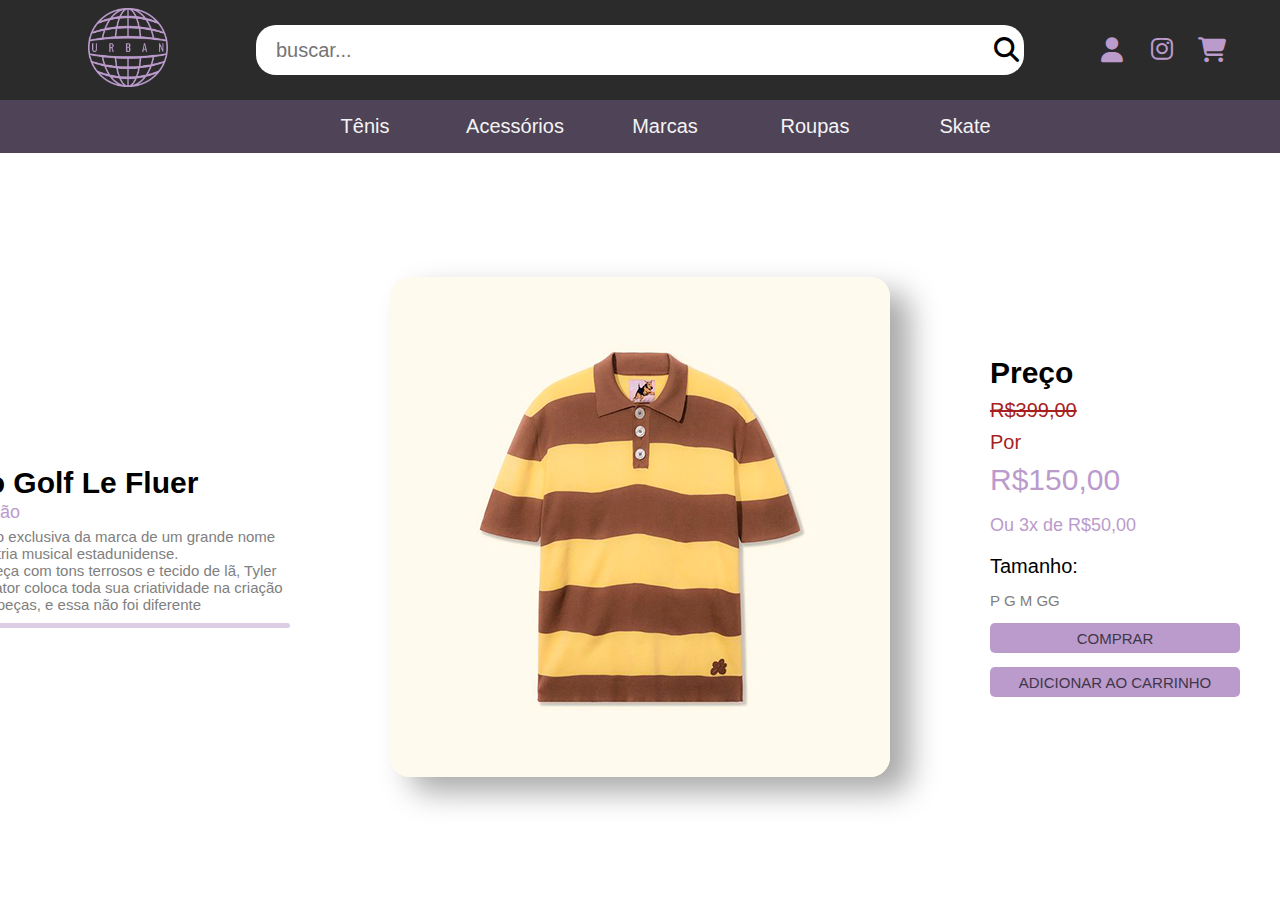
<file: pages/polo.html>
<!DOCTYPE html>
<html lang="pt-br">
    <head>
        <meta charset="UTF-8">
        <meta name="viewport" content="width=device-width, initial-scale=1.0">
        <link rel="stylesheet" href="./../style/style-paginas/main-paginas.css">
        <link rel="stylesheet" href="./../style/style-paginas/text-inf-areas.css">
        <link rel="stylesheet" href="./../style/navbar.css">
        <link rel="stylesheet" href="https://cdnjs.cloudflare.com/ajax/libs/font-awesome/6.5.2/css/all.min.css">
        <link rel="stylesheet" href="./../style/header.css">
        <title>Polo Golf Le Fluer</title>
    </head>
    <body>
        <header>
            <div class="logo-area">
                <a href="./../index.html">

                    <img src="./../imagens/identidade/logo-escura.png" alt="Logo da SkateShop">
                </a>
            </div>
            <div class="src-area">
                <input type="text" placeholder="buscar...">
                <div>
                    <i class="fa-solid fa-magnifying-glass"></i>
                </div>
            </div>
            <div class="icons-area">
                <div>
                    <i class="fa-solid fa-user"></i>
                </div>
                    <div>
                        <a href="https://www.instagram.com/isd.u/">
                            <i class="fa-brands fa-instagram"></i>
                        </a>
                    </div>
                <div>
                    <i class="fa-solid fa-cart-shopping"></i>
                </div>
            </div>
        </header>
        <nav>
            <ul>
                <li><a href="#">Tênis </a></li>
                <li><a href="#">Acessórios </a></li>
                <li><a href="#">Marcas </a></li>
                <li><a href="#">Roupas </a></li>
                <li><a href="#">Skate </a></li>
            </ul>
        </nav>
        <main>
            <div class="cont">
                <div classs="info">
                    <div>
                        <h1>Polo Golf Le Fluer</h1>
                        <span>Descrição</span>
                        <p>Uma polo exclusiva da marca de um grande nome <br>
                            da industria musical estadunidense. <br>
                            Nessa peça com tons terrosos e tecido de lã, Tyler <br>
                            The Creator coloca toda sua criatividade na criação <br>
                            de suas peças, e essa não foi diferente
                            
                        </p>
                        <hr>
                    </div>
                </div>
                <div class="item">
                    <img src="./../imagens/itens/polo.png" alt="">
                </div>
                <div class="info2">
                    <div>
                        <div>
                            <h2>Preço</h2>
                            <span class="old-price">R$399,00 </span>
                            <span class="porcentagem">Por</span>
                            <span class="new-price">R$150,00</span>
                            <span>Ou 3x de R$50,00</span>
                            <span class="tamanho">Tamanho:</span>
                            <p>P G M GG</p>
                            <button>COMPRAR</button>
                            <button>ADICIONAR AO CARRINHO</button>
                        </div>
                    </div>
                </div>
            </div>
        </main>
        <footer></footer>
    </body>
</html>
</file>
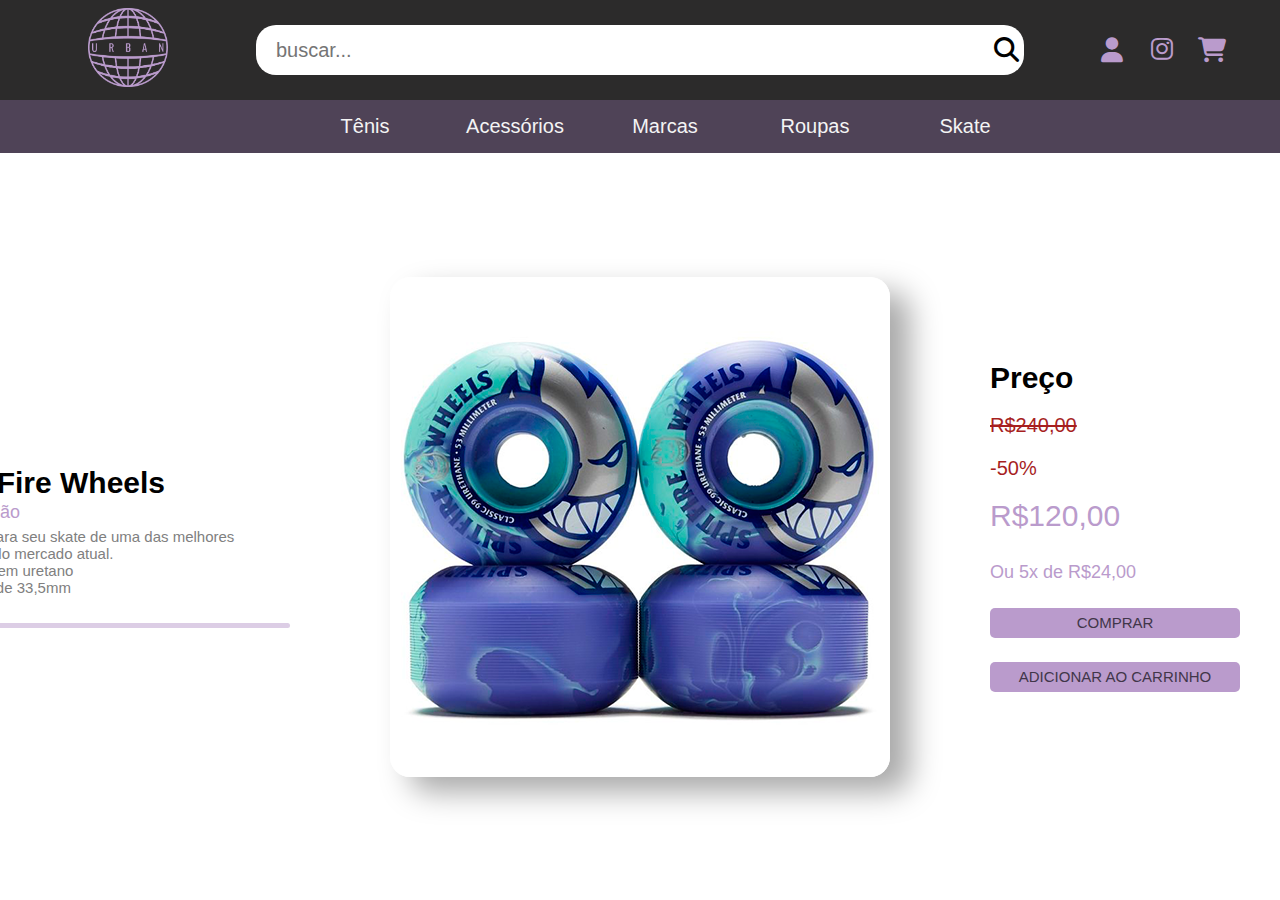
<file: pages/roda.html>
<!DOCTYPE html>
<html lang="pt-br">
    <head>
        <meta charset="UTF-8">
        <meta name="viewport" content="width=device-width, initial-scale=1.0">
        <link rel="stylesheet" href="./../style/style-paginas/main-paginas.css">
        <link rel="stylesheet" href="./../style/style-paginas/text-inf-areas.css">
        <link rel="stylesheet" href="./../style/navbar.css">
        <link rel="stylesheet" href="https://cdnjs.cloudflare.com/ajax/libs/font-awesome/6.5.2/css/all.min.css">
        <link rel="stylesheet" href="./../style/header.css">
        <title>Spitfire Wheels</title>
    </head>
    <body>
        <header>
            <div class="logo-area">
                <a href="./../index.html">

                    <img src="./../imagens/identidade/logo-escura.png" alt="Logo da SkateShop">
                </a>
            </div>
            <div class="src-area">
                <input type="text" placeholder="buscar...">
                <div>
                    <i class="fa-solid fa-magnifying-glass"></i>
                </div>
            </div>
            <div class="icons-area">
                <div>
                    <i class="fa-solid fa-user"></i>
                </div>
                    <div>
                        <a href="https://www.instagram.com/isd.u/">
                            <i class="fa-brands fa-instagram"></i>
                        </a>
                    </div>
                <div>
                    <i class="fa-solid fa-cart-shopping"></i>
                </div>
            </div>
        </header>
        <nav>
            <ul>
                <li><a href="#">Tênis </a></li>
                <li><a href="#">Acessórios </a></li>
                <li><a href="#">Marcas </a></li>
                <li><a href="#">Roupas </a></li>
                <li><a href="#">Skate </a></li>
            </ul>
        </nav>
        <main>
            <div class="cont">
                <div classs="info">
                    <div>
                        <h1>SpitFire Wheels</h1>
                        <span>Descrição</span>
                        <p>Rodas para seu skate de uma das melhores <br>
                            marcas do mercado atual. <br>
                            Material em uretano <br>
                            Largura de 33,5mm <br>
                            Cor azul <br>
                        </p>
                        <hr>
                    </div>
                </div>
                <div class="item">
                    <img src="./../imagens/itens/roda.png" alt="">
                </div>
                <div class="info2">
                    <div>
                        <div>
                            <h2>Preço</h2>
                            <span class="old-price">R$240,00 </span>
                            <span class="porcentagem">-50%</span>
                            <span class="new-price">R$120,00</span>
                            <span>Ou 5x de R$24,00</span>
                            
                            <button>COMPRAR</button>
                            <button>ADICIONAR AO CARRINHO</button>
                        </div>
                    </div>
                </div>
            </div>
        </main>
        <footer></footer>
    </body>
</html>
</file>
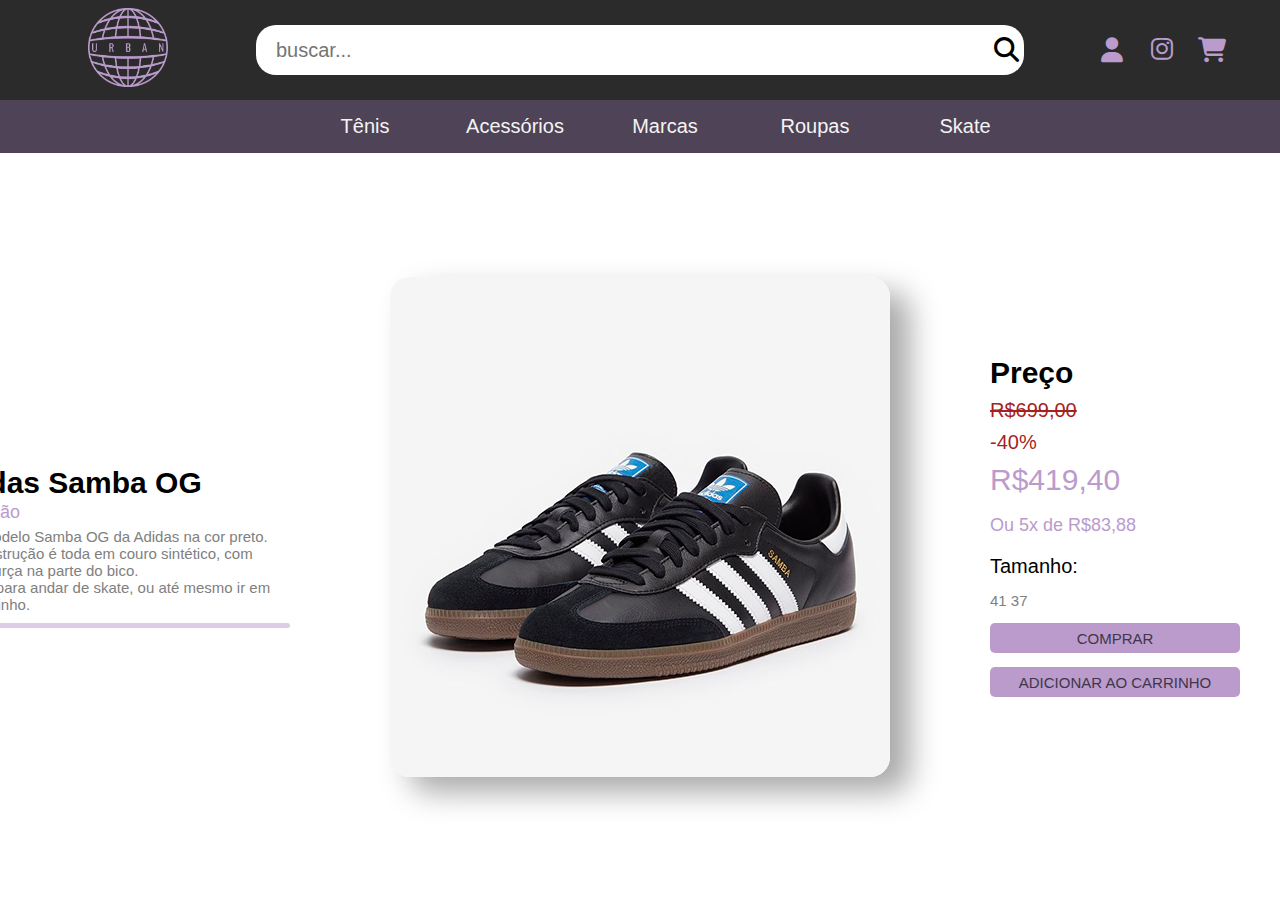
<file: pages/samba.html>
<!DOCTYPE html>
<html lang="pt-br">
    <head>
        <meta charset="UTF-8">
        <meta name="viewport" content="width=device-width, initial-scale=1.0">
        <link rel="stylesheet" href="./../style/style-paginas/main-paginas.css">
        <link rel="stylesheet" href="./../style/style-paginas/text-inf-areas.css">
        <link rel="stylesheet" href="./../style/navbar.css">
        <link rel="stylesheet" href="https://cdnjs.cloudflare.com/ajax/libs/font-awesome/6.5.2/css/all.min.css">
        <link rel="stylesheet" href="./../style/header.css">
        <title>Adidas Samba</title>
    </head>
    <body>
        <header>
            <div class="logo-area">
                <a href="./../index.html">

                    <img src="./../imagens/identidade/logo-escura.png" alt="Logo da SkateShop">
                </a>
            </div>
            <div class="src-area">
                <input type="text" placeholder="buscar...">
                <div>
                    <i class="fa-solid fa-magnifying-glass"></i>
                </div>
            </div>
            <div class="icons-area">
                <div>
                    <i class="fa-solid fa-user"></i>
                </div>
                    <div>
                        <a href="https://www.instagram.com/isd.u/">
                            <i class="fa-brands fa-instagram"></i>
                        </a>
                    </div>
                <div>
                    <i class="fa-solid fa-cart-shopping"></i>
                </div>
            </div>
        </header>
        <nav>
            <ul>
                <li><a href="#">Tênis </a></li>
                <li><a href="#">Acessórios </a></li>
                <li><a href="#">Marcas </a></li>
                <li><a href="#">Roupas </a></li>
                <li><a href="#">Skate </a></li>
            </ul>
        </nav>
        <main>
            <div class="cont">
                <div classs="info">
                    <div>
                        <h1>Adidas Samba OG</h1>
                        <span>Descrição</span>
                        <p>Tênis modelo Samba OG da Adidas na cor preto.<br> 
                            Sua construção é toda em couro sintético, com <br>
                            um camurça na parte do bico. <br>
                            Perfeito para andar de skate, ou até mesmo ir em <br> 
                            um rolezinho.
                        </p>
                        <hr>
                    </div>
                </div>
                <div class="item">
                    <img src="./../imagens/itens/samba.png" alt="">
                </div>
                <div class="info2">
                    <div>
                        <div>
                            <h2>Preço</h2>
                            <span class="old-price">R$699,00 </span>
                            <span class="porcentagem">-40%</span>
                            <span class="new-price">R$419,40</span>
                            <span>Ou 5x de R$83,88</span>
                            <span class="tamanho">Tamanho:</span>
                            <p>41 37</p>
                            <button>COMPRAR</button>
                            <button>ADICIONAR AO CARRINHO</button>
                        </div>
                    </div>
                </div>
            </div>
        </main>
        <footer></footer>
    </body>
</html>
</file>
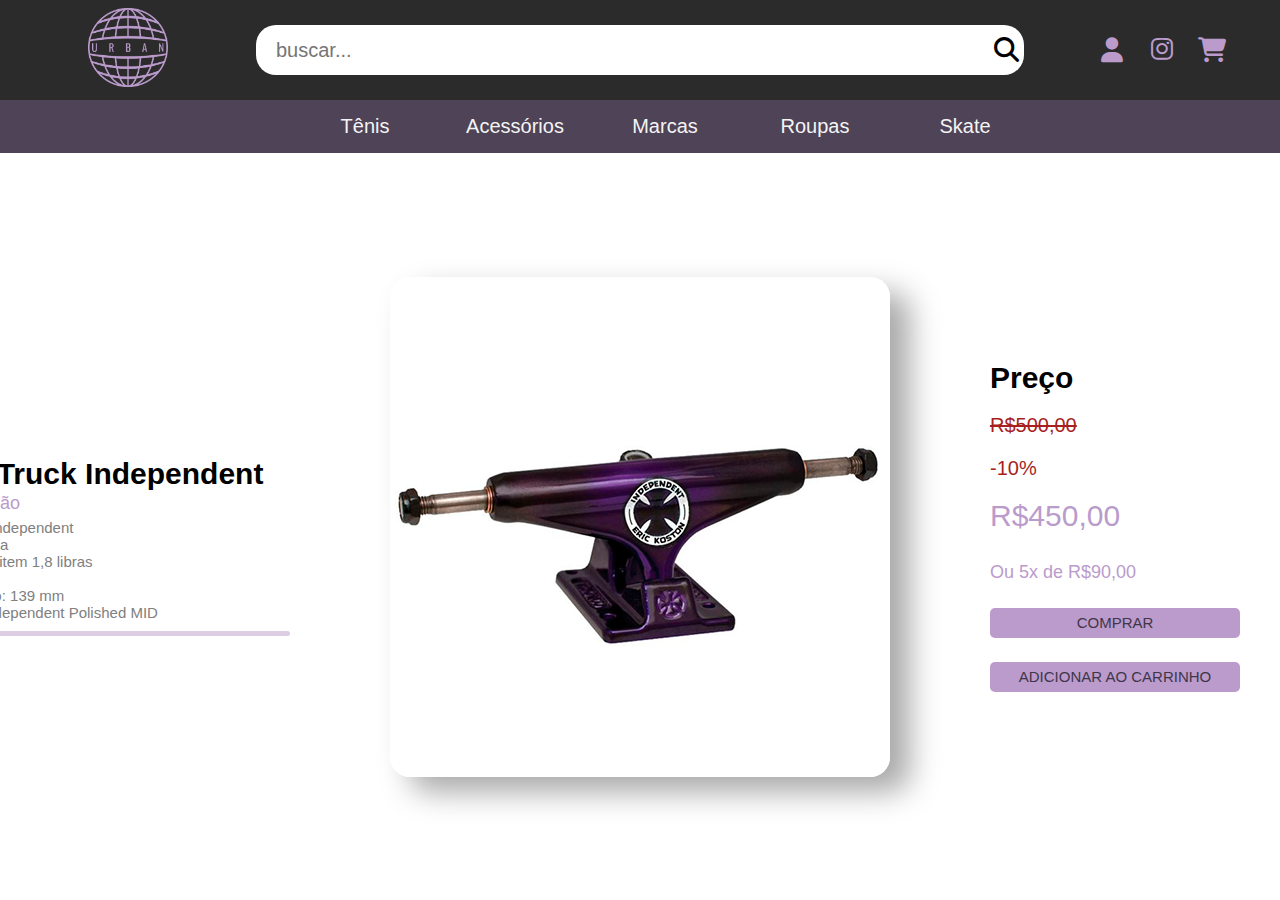
<file: pages/truck.html>
<!DOCTYPE html>
<html lang="pt-br">
    <head>
        <meta charset="UTF-8">
        <meta name="viewport" content="width=device-width, initial-scale=1.0">
        <link rel="stylesheet" href="./../style/style-paginas/main-paginas.css">
        <link rel="stylesheet" href="./../style/style-paginas/text-inf-areas.css">
        <link rel="stylesheet" href="./../style/navbar.css">
        <link rel="stylesheet" href="https://cdnjs.cloudflare.com/ajax/libs/font-awesome/6.5.2/css/all.min.css">
        <link rel="stylesheet" href="./../style/header.css">
        <title>Truck Independent</title>
    </head>
    <body>
        <header>
            <div class="logo-area">
                <a href="./../index.html">

                    <img src="./../imagens/identidade/logo-escura.png" alt="Logo da SkateShop">
                </a>
            </div>
            <div class="src-area">
                <input type="text" placeholder="buscar...">
                <div>
                    <i class="fa-solid fa-magnifying-glass"></i>
                </div>
            </div>
            <div class="icons-area">
                <div>
                    <i class="fa-solid fa-user"></i>
                </div>
                    <div>
                        <a href="https://www.instagram.com/isd.u/">
                            <i class="fa-brands fa-instagram"></i>
                        </a>
                    </div>
                <div>
                    <i class="fa-solid fa-cart-shopping"></i>
                </div>
            </div>
        </header>
        <nav>
            <ul>
                <li><a href="#">Tênis </a></li>
                <li><a href="#">Acessórios </a></li>
                <li><a href="#">Marcas </a></li>
                <li><a href="#">Roupas </a></li>
                <li><a href="#">Skate </a></li>
            </ul>
        </nav>
        <main>
            <div class="cont">
                <div classs="info">
                    <div>
                        <h1>Par Truck Independent</h1>
                        <span>Descrição</span>
                        <p>Marca: Independent <br>
                            Cor: Prata <br>
                            Peso do item 1,8 libras <br>
                            <br>
                            Tamanho: 139 mm <br>
                            Truck Independent Polished MID
                            
                        </p>
                        <hr>
                    </div>
                </div>
                <div class="item">
                    <img src="./../imagens/itens/truck.png" alt="">
                </div>
                <div class="info2">
                    <div>
                        <div>
                            <h2>Preço</h2>
                            <span class="old-price">R$500,00 </span>
                            <span class="porcentagem">-10%</span>
                            <span class="new-price">R$450,00</span>
                            <span>Ou 5x de R$90,00</span>

                            <button>COMPRAR</button>
                            <button>ADICIONAR AO CARRINHO</button>
                        </div>
                    </div>
                </div>
            </div>
        </main>
        <footer></footer>
    </body>
</html>
</file>
<file: engine1/style.css>
/*
 *	generated by WOW Slider 9.0
 *	template Pulse
 */

#wowslider-container1 { 
	display: table;
	zoom: 1; 
	position: relative;
	width: 100%;
	max-width: 1400px;
	max-height:864px;
	margin:15px auto 15px;
	z-index:90;
	text-align:left; /* reset align=center */
	font-size: 10px;
	text-shadow: none; /* fix some user styles */

	/* reset box-sizing (to boostrap friendly) */
	-webkit-box-sizing: content-box;
	-moz-box-sizing: content-box;
	box-sizing: content-box; 
}
* html #wowslider-container1{ width:1400px }
#wowslider-container1 .ws_images ul{
	position:relative;
	width: 10000%; 
	height:100%;
	left:0;
	list-style:none;
	margin:0;
	padding:0;
	border-spacing:0;
	overflow: visible;
	/*table-layout:fixed;*/
}
#wowslider-container1 .ws_images ul li{
	position: relative;
	width:1%;
	height:100%;
	line-height:0; /*opera*/
	overflow: hidden;
	float:left;
	/*font-size:0;*/
	padding:0 0 0 0 !important;
	margin:0 0 0 0 !important;
}

#wowslider-container1 .ws_images{
	position: relative;
	left:0;
	top:0;
	height:100%;
	max-height:800px;
	max-width: 1400px;
	vertical-align: top;
	border:none;
	overflow: hidden;
}
#wowslider-container1 .ws_images ul a{
	width:100%;
	height:100%;
	max-height:800px;
	display:block;
	color:transparent;
}
#wowslider-container1 img{
	max-width: none !important;
}
#wowslider-container1 .ws_images .ws_list img,
#wowslider-container1 .ws_images > div > img{
	width:100%;
	border:none 0;
	max-width: none;
	padding:0;
	margin:0;
}
#wowslider-container1 .ws_images > div > img {
	max-height:864px;
}

#wowslider-container1 .ws_images iframe {
	position: absolute;
	z-index: -1;
}

#wowslider-container1 .ws-title > div {
	display: inline-block !important;
}

#wowslider-container1 a{ 
	text-decoration: none; 
	outline: none; 
	border: none; 
}

#wowslider-container1  .ws_bullets { 
	float: left;
	position:absolute;
	z-index:70;
}
#wowslider-container1  .ws_bullets div{
	position:relative;
	float:left;
	font-size: 0px;
}
/* compatibility with Joomla styles */
#wowslider-container1  .ws_bullets a {
	line-height: 0;
}

#wowslider-container1  .ws_script{
	display:none;
}
#wowslider-container1 sound, 
#wowslider-container1 object{
	position:absolute;
}

/* prevent some of users reset styles */
#wowslider-container1 .ws_effect {
	position: static;
	width: 100%;
	height: 100%;
}

#wowslider-container1 .ws_photoItem {
	border: 2em solid #fff;
	margin-left: -2em;
	margin-top: -2em;
}
#wowslider-container1 .ws_cube_side {
	background: #A6A5A9;
}


#wowslider-container1.ws_gestures {
	cursor: -webkit-grab;
	cursor: -moz-grab;
	cursor: url("[data-uri]"), move;
}
#wowslider-container1.ws_gestures.ws_grabbing {
	cursor: -webkit-grabbing;
	cursor: -moz-grabbing;
	cursor: url("[data-uri]"), move;
}

/* hide controls when video start play */
#wowslider-container1.ws_video_playing .ws_bullets,
#wowslider-container1.ws_video_playing .ws_fullscreen,
#wowslider-container1.ws_video_playing .ws_next,
#wowslider-container1.ws_video_playing .ws_prev {
	display: none;
}


/* youtube/vimeo buttons */
#wowslider-container1 .ws_video_btn {
	position: absolute;
	display: none;
	cursor: pointer;
	top: 0;
	left: 0;
	width: 100%;
	height: 100%;
	z-index: 55;
}
#wowslider-container1 .ws_video_btn.ws_youtube,
#wowslider-container1 .ws_video_btn.ws_vimeo {
	display: block;
}
#wowslider-container1 .ws_video_btn div {
	position: absolute;
	background-image: url(./playvideo.png);
	background-size: 200%;
	top: 50%;
	left: 50%;
	width: 7em;
	height: 5em;
	margin-left: -3.5em;
	margin-top: -2.5em;
}
#wowslider-container1 .ws_video_btn.ws_youtube div {
	background-position: 0 0;
}
#wowslider-container1 .ws_video_btn.ws_youtube:hover div {
	background-position: 100% 0;
}
#wowslider-container1 .ws_video_btn.ws_vimeo div {
	background-position: 0 100%;
}
#wowslider-container1 .ws_video_btn.ws_vimeo:hover div {
	background-position: 100% 100%;
}

#wowslider-container1 .ws_playpause.ws_hide {
	display: none !important;
}

/* Navigation arrows for preview mode */
#wowslider-container1 a.ws_next, #wowslider-container1 a.ws_prev{
	position:absolute;
	top:50%;
	width:5.6em;
	height:5.6em;
	margin:-2.8em 0 0 0;
	z-index:60;
	cursor:pointer;
    -moz-border-radius:1em;
    -webkit-border-radius:1em;
    border-radius:1em;
	opacity:0.6;
	filter:progid:DXImageTransform.Microsoft.Alpha(opacity=60);	
}
#wowslider-container1 a.ws_next{
	right:2%;
	background:#000 url(./next_photo.png) no-repeat 50% 50%;
	background-size: 100%;
}
#wowslider-container1 a.ws_prev{
	left:2%;
	background:#000 url(./prev_photo.png) no-repeat 50% 50%;
	background-size: 100%;
}
#wowslider-container1 a.ws_next:hover, #wowslider-container1 a.ws_prev:hover{
	opacity:0.8;
	filter:progid:DXImageTransform.Microsoft.Alpha(opacity=80);	
}
#wowslider-container1 .ws_bullets a {
	position:relative;
	background:url("bullet.png") no-repeat scroll 0 0 transparent;
	border:0 none;
	float:left;
	cursor:pointer;
	height:10px;
	margin-right:4px;
	text-indent:-9999px;
	width:10px;
	z-index:100;
	outline:none;
	color:transparent;
}
#wowslider-container1 a.ws_selbull,#wowslider-container1 a.ws_overbull,#wowslider-container1 .ws_bullets a:hover{
	background-position:100% 0;
}

/*playpause*/
#wowslider-container1 .ws_playpause {
    width: 4.8em;
    height: 4.8em;
    position: absolute;
    top: 50%;
    left: 50%;
    margin-left: -2.4em;
    margin-top: -2.4em;
    z-index: 59;
	background-size: 100%;
}

#wowslider-container1 .ws_pause {
    background-image: url(./pause.png);
}

#wowslider-container1 .ws_play {
    background-image: url(./play.png);
}

#wowslider-container1 .ws_pause:hover, #wowslider-container1 .ws_play:hover {
    background-position: 100% 100% !important;
}/* top right */
#wowslider-container1  .ws_bullets {
	top:20px;
    right:15px;
}

#wowslider-container1 .ws-title{
	position:absolute;
	display:block;
	font: 1.4em Tahoma, Arial, Helvetica;
	bottom: 5%;
	left: 2%;
	margin-right:2.5em;
	padding:0.75em;
	background-color:black;
	color:#ffffff;
	z-index: 50;
	-moz-border-radius:0.6em;
	-webkit-border-radius:0.6em;
	border-radius:0.6em;
	opacity:0.5;
	filter:progid:DXImageTransform.Microsoft.Alpha(opacity=50);	
}
#wowslider-container1 .ws-title div{
	padding-top:0.25em;
	font-size: 0.857em;
}#wowslider-container1  .ws_thumbs { 
	overflow:auto;
	z-index:60;
}
#wowslider-container1 .ws_thumbs img{
	text-decoration: none;
	border: 0;
	width: 100%;
}
#wowslider-container1 .ws_thumbs a {
	position:relative;
	text-indent: -4000px; 
	color:transparent;
	opacity:0.85;
	text-decoration: none;
	display: inline-block;
	border: 0;
	line-height: 0;
	margin:0.30%;
	text-indent:0;
	padding: 0.50%;
	width: 8.4%;
	max-width: 84px;
}
#wowslider-container1 .ws_thumbs a:hover{
	opacity:1;
}
#wowslider-container1 .ws_thumbs a:hover img{
	visibility:visible;
}
#wowslider-container1 .ws_images,
#wowslider-container1 .ws_shadow {
	margin-bottom: 9.4em;
}
#wowslider-container1  .ws_thumbs {
    position: absolute;
    text-align: left;

    bottom: 0;
    left: 0;
	width:100%;
	height: 7.9em;
}
#wowslider-container1  .ws_thumbs div{
	position:relative;
	letter-spacing:-4px;
	width:130em;
	height: 100%;
}#wowslider-container1 .ws_thumbs a.ws_selthumb{
	background-color: #444;
}

#wowslider-container1 .ws_thumbs  a{
    -moz-box-shadow: 0 0 5px #999999;
    box-shadow: 0 0 5px #999999;

	background-color: #fff;
}

#wowslider-container1 .ws_images > ul{
	animation: wsBasic 124s infinite;
	-moz-animation: wsBasic 124s infinite;
	-webkit-animation: wsBasic 124s infinite;
}
@keyframes wsBasic{0%{left:-0%} 8.47%{left:-0%} 10%{left:-100%} 18.47%{left:-100%} 20%{left:-200%} 28.47%{left:-200%} 30%{left:-300%} 38.47%{left:-300%} 40%{left:-400%} 48.47%{left:-400%} 50%{left:-500%} 58.47%{left:-500%} 60%{left:-600%} 68.47%{left:-600%} 70%{left:-700%} 78.47%{left:-700%} 80%{left:-800%} 88.47%{left:-800%} 90%{left:-900%} 98.47%{left:-900%} }
@-moz-keyframes wsBasic{0%{left:-0%} 8.47%{left:-0%} 10%{left:-100%} 18.47%{left:-100%} 20%{left:-200%} 28.47%{left:-200%} 30%{left:-300%} 38.47%{left:-300%} 40%{left:-400%} 48.47%{left:-400%} 50%{left:-500%} 58.47%{left:-500%} 60%{left:-600%} 68.47%{left:-600%} 70%{left:-700%} 78.47%{left:-700%} 80%{left:-800%} 88.47%{left:-800%} 90%{left:-900%} 98.47%{left:-900%} }
@-webkit-keyframes wsBasic{0%{left:-0%} 8.47%{left:-0%} 10%{left:-100%} 18.47%{left:-100%} 20%{left:-200%} 28.47%{left:-200%} 30%{left:-300%} 38.47%{left:-300%} 40%{left:-400%} 48.47%{left:-400%} 50%{left:-500%} 58.47%{left:-500%} 60%{left:-600%} 68.47%{left:-600%} 70%{left:-700%} 78.47%{left:-700%} 80%{left:-800%} 88.47%{left:-800%} 90%{left:-900%} 98.47%{left:-900%} }

#wowslider-container1  .ws_shadow{
	background-image: url(./bg.png);
	background-repeat: no-repeat;
	background-size:100%;
	position:absolute;
	z-index: -1;
	left:-1.07%;
	top:-1.88%;
	width:102.14%;
	height:103.75%;
}
* html #wowslider-container1 .ws_shadow{/*ie6*/
	background:none;
	filter:progid:DXImageTransform.Microsoft.AlphaImageLoader( src='engine1/bg.png', sizingMethod='scale');
}
*+html #wowslider-container1 .ws_shadow{/*ie7*/
	background:none;
	filter:progid:DXImageTransform.Microsoft.AlphaImageLoader( src='engine1/bg.png', sizingMethod='scale');
}
#wowslider-container1 .ws_bullets  a img{
	text-indent:0;
	display:block;
	top:10px;
	left:-42px;
	visibility:hidden;
	position:absolute;
    -moz-box-shadow: 0 0 5px #999999;
    box-shadow: 0 0 5px #999999;
    border: 5px solid #FFFFFF;
	max-width:none;
}
#wowslider-container1 .ws_bullets a:hover img{
	visibility:visible;
}

#wowslider-container1 .ws_bulframe div div{
	height:48px;
	overflow:visible;
	position:relative;
}
#wowslider-container1 .ws_bulframe div {
	left:0;
	overflow:hidden;
	position:relative;
	width:84px;
	background-color:#FFFFFF;
}
#wowslider-container1  .ws_bullets .ws_bulframe{
	display:none;
	top:15px;
	overflow:visible;
	position:absolute;
	cursor:pointer;
    -moz-box-shadow: 0 0 5px #999999;
    box-shadow: 0 0 5px #999999;
    border: 5px solid #FFFFFF;
}
#wowslider-container1 .ws_bulframe span{
	display:block;
	position:absolute;
	top:-11px;
	margin-left:-9px;
	left:42px;
	background:url(./triangle.png);
	width:15px;
	height:6px;
}#wowslider-container1 .ws_bulframe div div{
	height: auto;
}

@media all and (max-width:760px) {
	#wowslider-container1 .ws_fullscreen {
		display: block;
	}
}
@media all and (max-width:400px){
	#wowslider-container1 .ws_controls,
	#wowslider-container1 .ws_bullets,
	#wowslider-container1 .ws_thumbs{
		display: none
	}
}
</file>
<file: style/main.css>
main{
    display: flex;
    align-items: center;
    justify-content: center;
}
.cont{
    height: 1000px;
    width: 1400px;
    background-color:snow ;
}
</file>
<file: style/navbar.css>
*{
    color: #F4F4F4;
    font-family: Arial, Helvetica, sans-serif;
    font-size: 20px;
}
nav{
    height: 53px;
    width: 100%;
    background-color: #4f4357;
    display: flex;
    align-items: center;
    justify-content: space-evenly;
}
nav >ul{
	list-style: none; /*tira a bolinha da ul*/
	position: relative; /*relativo para cada opção do menu*/
	margin-left: 50px; /*50 pixels a esquerda do menu*/
}
nav ul li{
	width: 150px;
	float: left;
}
nav a{
	padding: 15px;
	display: block; /*coloca a esquerda*/
	text-decoration: none;
	text-align: center;
}
nav a:hover{
    background-color: #2c2b2b;
}
</file>
<file: style/header.css>
*{
    margin: 0;
    padding: 0;
    text-decoration: none;
}
header{
    background-color: #2c2b2b;
    width: 100%;
    height: 100px;
    display: flex;
    align-items: center;
    justify-content: center;
}
.logo-area{
    width: 20%;
    height: 100px;
    display: flex;
    align-items: center;
    justify-content: center;
}
.logo-area img{
    width: 80px;
}
.src-area{
    width: 60%;
    height: 50px;
    display: flex;
    align-items: center;
    justify-content: center;
}
.src-area input{
    border: none;
    height: 50px;
    width: 1000px;
    border-top-left-radius: 20px;
    border-bottom-left-radius: 20px;
    font-size: 20px;
    color: black;
    font-family: Arial, Helvetica, sans-serif;
    padding-left: 20px;
}
i{
    color: black;
    font-size: 25px;
    cursor: pointer;
}
.src-area div{
    height: 50px;
    width: 50px;
    background-color: white;
    display: flex;
    align-items: center;
    justify-content: center;
    border-top-right-radius: 20px;
    border-bottom-right-radius: 20px;
}
.icons-area{
    width: 20%;
    height: 100px;
    display: flex;
    align-items: center;
    justify-content: center;
}
.icons-area i{
    color: #BA9BCC;
}
.icons-area div{
    width: 30px;
    height: 30px;
    display: flex;
    align-items: center;
    justify-content: center;
    margin-left: 20px;
}
</file>
<file: style/style-paginas/main-paginas.css>
main{
    display: flex;
    align-items: center;
    justify-content: center;
}
.cont{
    height: calc(100vh - 153px);
    width: 1400px;
    display: flex;
    align-items: center;
    justify-content: center;
}
.info{
    width: 350px;
    height: calc(100vh - 153px);
    display: grid;
    align-items: center;
    justify-content: space-between;
}
.info div{
    height: 350px;
    width: 350px;
    background-color: white;
}
.item{
    width: 700px;
    height: calc(100vh - 153px);
    display: flex;
    align-items: center;
    justify-content: center;
}
.item img{
    border-radius: 20px;
    box-shadow: 20px 15px 30px darkgray ;
}
.info2{
    width: 350px;
    height: calc(100vh - 153px);
    display: grid;
    align-items: center;
    justify-content: center;
}
.info2 div{
    height: 350px;
    width: 350px;
    display: grid;
    align-items: center;
    justify-content: center;
}
.info2 div div{
    height: 350px;
    width: 350px;
    background-color: white;
    justify-content: left;
}
</file>
<file: style/style-paginas/text-inf-areas.css>
*{
    font-family: Arial, Helvetica, sans-serif;
    margin: 0;
    padding: 0;
}
h1{
    margin-top: 40px;
    color: black;
    font-size: 30px;
}
h2{
    color: black;
    font-size: 30px;
}
p{
    margin-top: 5px;
    color: gray;
    font-size: 15px;
}
span{
    margin-top: 10px;
    color: #BA9BCC;
    font-size: 18px;
}
hr{
    opacity: 50%;
    margin-top: 10px;
    background-color: #BA9BCC;
    height: 5px;
    border: none;
    border-radius: 20px;
    width: 350px;
}
.old-price{
    color: rgb(167, 31, 31);
    text-decoration: line-through;
    font-size: 20px;
    margin: 0;
}
.new-price{
    color: #BA9BCC;
    font-size: 30px;
    margin: 0;
}
.porcentagem{
    color: rgb(167, 31, 31);
    font-size: 20px;
    margin: 0;
}
.tamanho{
    color: black;
    font-size: 20px;
}
.btn-tmnh{
    width: 45px;
    height: 45px;
    background-color: transparent;

    margin-bottom: 10px;
    border: 3px solid #BA9BCC;
}
button{
    margin-top: 5px;
    width: 250px;
    height: 30px;
    background-color: #BA9BCC;
    border: none;
    border-radius: 5px;
    font-size: 15px;
    color: #413649;
    cursor: pointer;
}
button:hover{
    background-color: #725487;
    color: snow;
}
</file>
